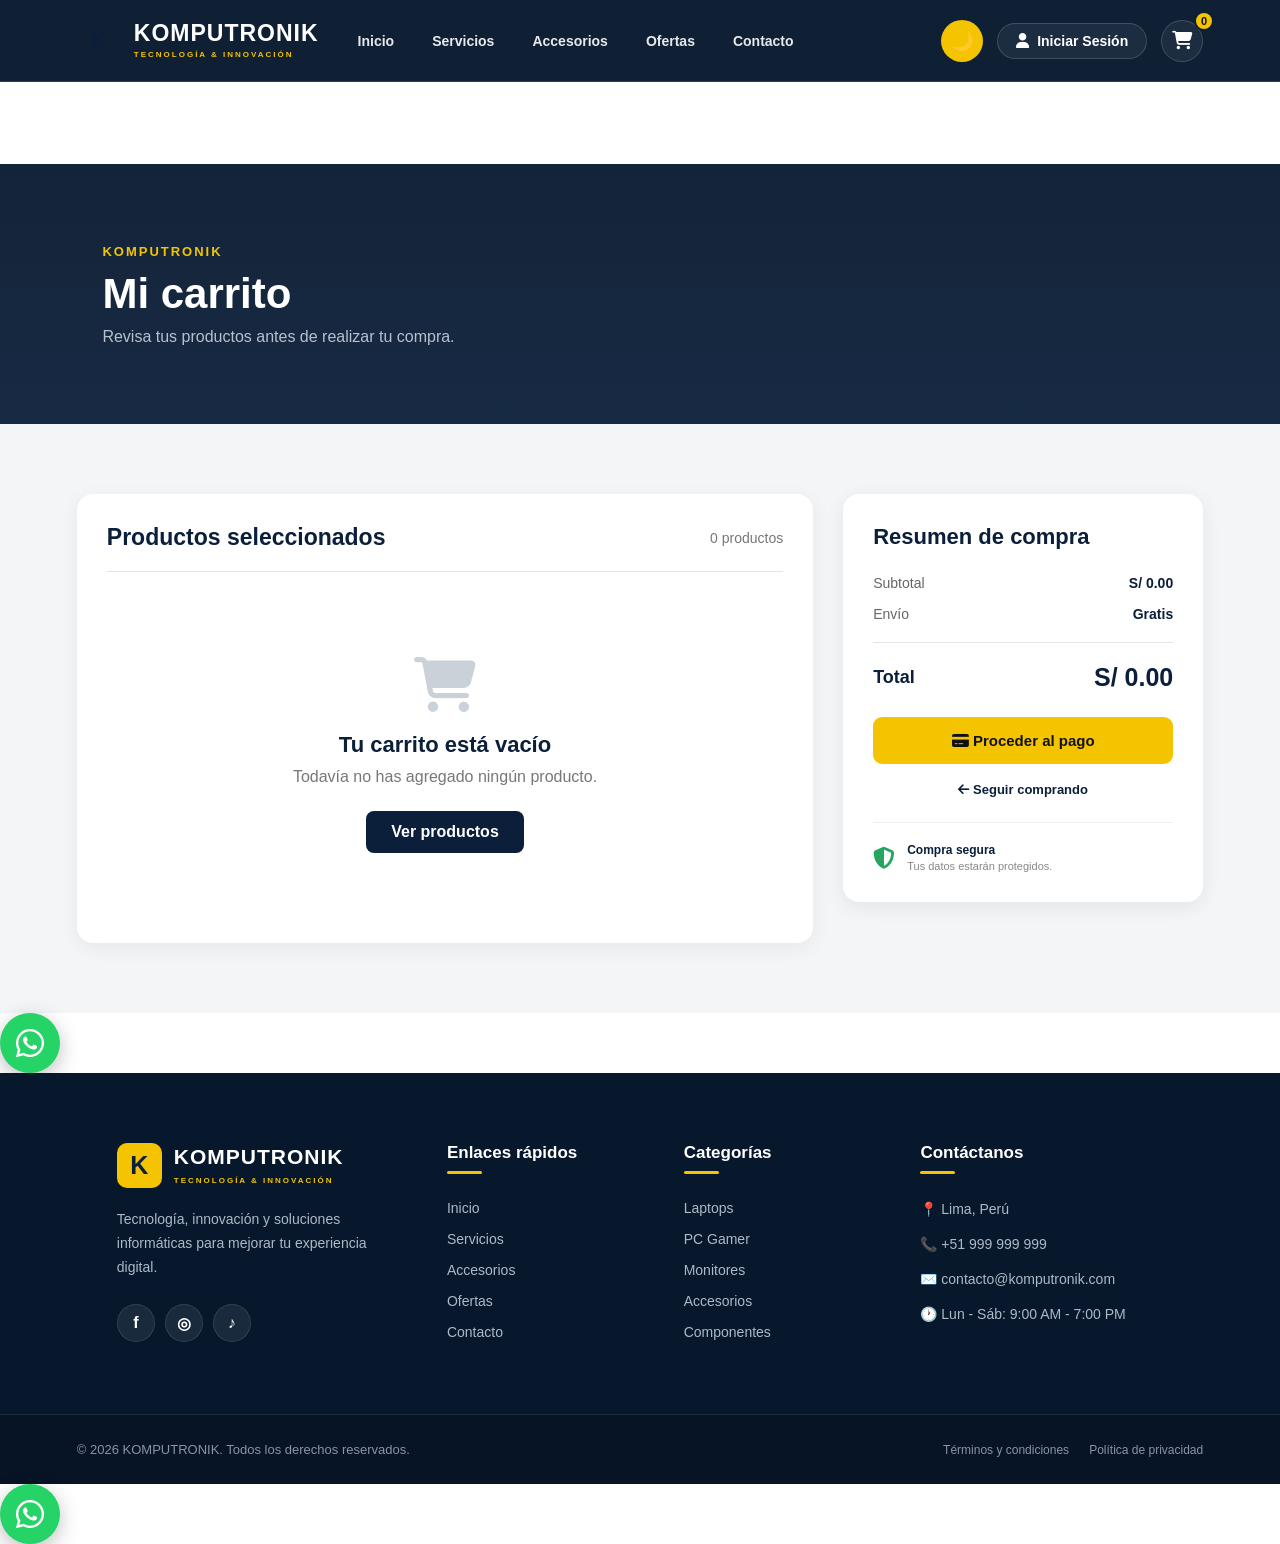
<file: carrito.html>
<!DOCTYPE html>
<html lang="es">

<head>

    <meta charset="UTF-8">

    <meta name="viewport"
          content="width=device-width, initial-scale=1.0">

    <title>Carrito | KOMPUTRONIK</title>


    <!-- CSS PRINCIPAL -->

    <link rel="stylesheet"
          href="css/stayle.css">


    <!-- FONT AWESOME -->

    <link rel="stylesheet"
          href="https://cdnjs.cloudflare.com/ajax/libs/font-awesome/6.5.2/css/all.min.css">

</head>


<body>


<!--=========================================================
                    BARRA DE NAVEGACIÓN
=========================================================-->

<nav class="navbar-transparent">
    <div class="nav-top">

    <!-- LOGO -->

    <div class="logo-nav">

        <a href="index.html">

            <span class="logo-icon">
                K
            </span>

            <div class="logo-text">

                <h2>
                    KOMPUTRONIK
                </h2>

                <span>
                    TECNOLOGÍA & INNOVACIÓN
                </span>

            </div>

        </a>

    </div>


    <!-- MENÚ -->

    <ul class="nav-links">

        <li>
            <a href="index.html">
                Inicio
            </a>
        </li>

        <li>
            <a href="servicios.html">
                Servicios
            </a>
        </li>

        <li>
            <a href="Categorias.html">
                Accesorios
            </a>
        </li>

        <li>
            <a href="fertas.html">
                Ofertas
            </a>
        </li>

        <li>
            <a href="contacto.html">
                Contacto
            </a>
        </li>

    </ul>

    </div>

    <!-- ACCIONES -->

    <div class="nav-acciones">

        <button
            id="btnTema"
            class="btn-tema"
            type="button"
            aria-label="Cambiar tema">
            🌙
        </button>

        <!-- iniciar sesión -->
        <a href="login.html" class="nav-login" aria-label="Iniciar sesión">
            <i class="fa-solid fa-user"></i>
            <span class="nav-login-text">Iniciar Sesión</span>
        </a>

        <a href="carrito.html"
           class="carrito"
           aria-label="Carrito de compras">

            <i class="fa-solid fa-cart-shopping carrito-icono"></i>

            <span class="carrito-contador"
                  id="contadorCarrito">
                0
            </span>

        </a>


        <button class="menu-movil"
                id="menuMovil">

            <span></span>
            <span></span>
            <span></span>

        </button>

    </div>

</nav>



<!--=========================================================
                    ENCABEZADO
=========================================================-->

<section class="carrito-header">

    <div>

        <span>
            KOMPUTRONIK
        </span>

        <h1>
            Mi carrito
        </h1>

        <p>
            Revisa tus productos antes de realizar tu compra.
        </p>

    </div>

</section>



<!--=========================================================
                    CONTENIDO CARRITO
=========================================================-->

<main class="carrito-seccion">


    <div class="carrito-container">


        <!--=================================================
                    PRODUCTOS
        =================================================-->

        <section class="carrito-productos">

            <div class="carrito-titulo">

                <h2>
                    Productos seleccionados
                </h2>

                <span id="cantidadProductos">
                    0 productos
                </span>

            </div>


            <!-- AQUÍ JAVASCRIPT MOSTRARÁ LOS PRODUCTOS -->

            <div id="listaCarrito">

                <!-- Productos dinámicos -->

            </div>


            <!-- CARRITO VACÍO -->

            <div id="carritoVacio"
                 class="carrito-vacio">

                <i class="fa-solid fa-cart-shopping"></i>

                <h3>
                    Tu carrito está vacío
                </h3>

                <p>
                    Todavía no has agregado ningún producto.
                </p>

                <a href="index.html"
                   class="btn-seguir-comprando">

                    Ver productos

                </a>

            </div>

        </section>



        <!--=================================================
                    RESUMEN
        =================================================-->

        <aside class="carrito-resumen">

            <h2>
                Resumen de compra
            </h2>


            <div class="resumen-linea">

                <span>
                    Subtotal
                </span>

                <strong id="subtotal">
                    S/ 0.00
                </strong>

            </div>


            <div class="resumen-linea">

                <span>
                    Envío
                </span>

                <strong id="envio">
                    Gratis
                </strong>

            </div>


            <div class="resumen-separador"></div>


            <div class="resumen-total">

                <span>
                    Total
                </span>

                <strong id="total">
                    S/ 0.00
                </strong>

            </div>


            <!-- BOTÓN DE PAGO -->

            <button
                id="btnPagar"
                class="btn-pagar">

                <i class="fa-solid fa-credit-card"></i>

                Proceder al pago

            </button>


            <a href="index.html"
               class="seguir-comprando">

                <i class="fa-solid fa-arrow-left"></i>

                Seguir comprando

            </a>


            <!-- SEGURIDAD -->

            <div class="compra-segura">

                <i class="fa-solid fa-shield-halved"></i>

                <div>

                    <strong>
                        Compra segura
                    </strong>

                    <p>
                        Tus datos estarán protegidos.
                    </p>

                </div>

            </div>

        </aside>

    </div>

</main>







<!--=========================================================
                    WHATSAPP
=========================================================-->

<a
    href="https://wa.me/51999999999?text=Hola%20KOMPUTRONIK,%20quisiera%20información%20sobre sus productos."
    class="whatsapp-flotante"
    target="_blank"
    rel="noopener noreferrer"
    aria-label="Contactar por WhatsApp">

    <i class="fa-brands fa-whatsapp"></i>

</a>



<!--=========================================================
                    JAVASCRIPT
=========================================================-->

<script src="js/tema.js"></script>
<script src="js/carrito.js"></script>


</body>

</html>

<!--=========================================================
                        FOOTER
=========================================================-->
<footer class="footer">
    <div class="footer-container">
        <!--=================================================
                        INFORMACIÓN
        =================================================-->
        <div class="footer-columna footer-marca">
            <div class="footer-logo">
                <span class="footer-logo-icon">K</span>
                <div>
                    <h2>KOMPUTRONIK</h2>
                    <span>TECNOLOGÍA & INNOVACIÓN</span>
                </div>
            </div>
            <p>
                Tecnología, innovación y soluciones informáticas
                para mejorar tu experiencia digital.
            </p>
            <div class="footer-redes">
                <a href="#" aria-label="Facebook">
                    f
                </a>
                <a href="#" aria-label="Instagram">
                    ◎
                </a>
                <a href="#" aria-label="TikTok">
                    ♪
                </a>
            </div>
        </div>
        <!--=================================================
                        ENLACES
        =================================================-->
        <div class="footer-columna">
            <h3>Enlaces rápidos</h3>
            <ul>
                <li>
                    <a href="index.html">
                        Inicio
                    </a>
                </li>
                <li>
                    <a href="servicios.html">
                        Servicios
                    </a>
                </li>
                <li>
                    <a href="accesorios.html">
                        Accesorios
                    </a>
                </li>
                <li>
                    <a href="ofertas.html">
                        Ofertas
                    </a>
                </li>
                <li>
                    <a href="contacto.html">
                        Contacto
                    </a>
                </li>
            </ul>
        </div>
        <!--=================================================
                        CATEGORÍAS
        =================================================-->
        <div class="footer-columna">
            <h3>Categorías</h3>
            <ul>
                <li>
                    <a href="#">
                        Laptops
                    </a>
                </li>
                <li>
                    <a href="#">
                        PC Gamer
                    </a>
                </li>
                <li>
                    <a href="#">
                        Monitores
                    </a>
                </li>
                <li>
                    <a href="#">
                        Accesorios
                    </a>
                </li>
                <li>
                    <a href="#">
                        Componentes
                    </a>
                </li>
            </ul>
        </div>
        <!--=================================================
                        CONTACTO
        =================================================-->
        <div class="footer-columna footer-contacto">
            <h3>Contáctanos</h3>
            <p>
                📍 Lima, Perú
            </p>
            <p>
                📞 +51 999 999 999
            </p>
            <p>
                ✉️ contacto@komputronik.com
            </p>
            <p>
                🕐 Lun - Sáb: 9:00 AM - 7:00 PM
            </p>
        </div>
    </div>
    <!--=====================================================
                    PARTE INFERIOR FOOTER
    =====================================================-->
    <div class="footer-bottom">
        <p>
            © 2026 KOMPUTRONIK. Todos los derechos reservados.
        </p>
        <div>
            <a href="#">
                Términos y condiciones
            </a>
            <a href="#">
                Política de privacidad
            </a>
        </div>
    </div>
</footer>
<!--=========================================================
                    WHATSAPP FLOTANTE
========================================================-->
<a href="https://wa.me/51999999999?text=Hola%20KOMPUTRONIK,%20quisiera%20información%20sobre%20sus%20productos."
    class="whatsapp-flotante" target="_blank" rel="noopener noreferrer" aria-label="Contactar por WhatsApp">
    <i class="fa-brands fa-whatsapp"></i>
</a>
</file>
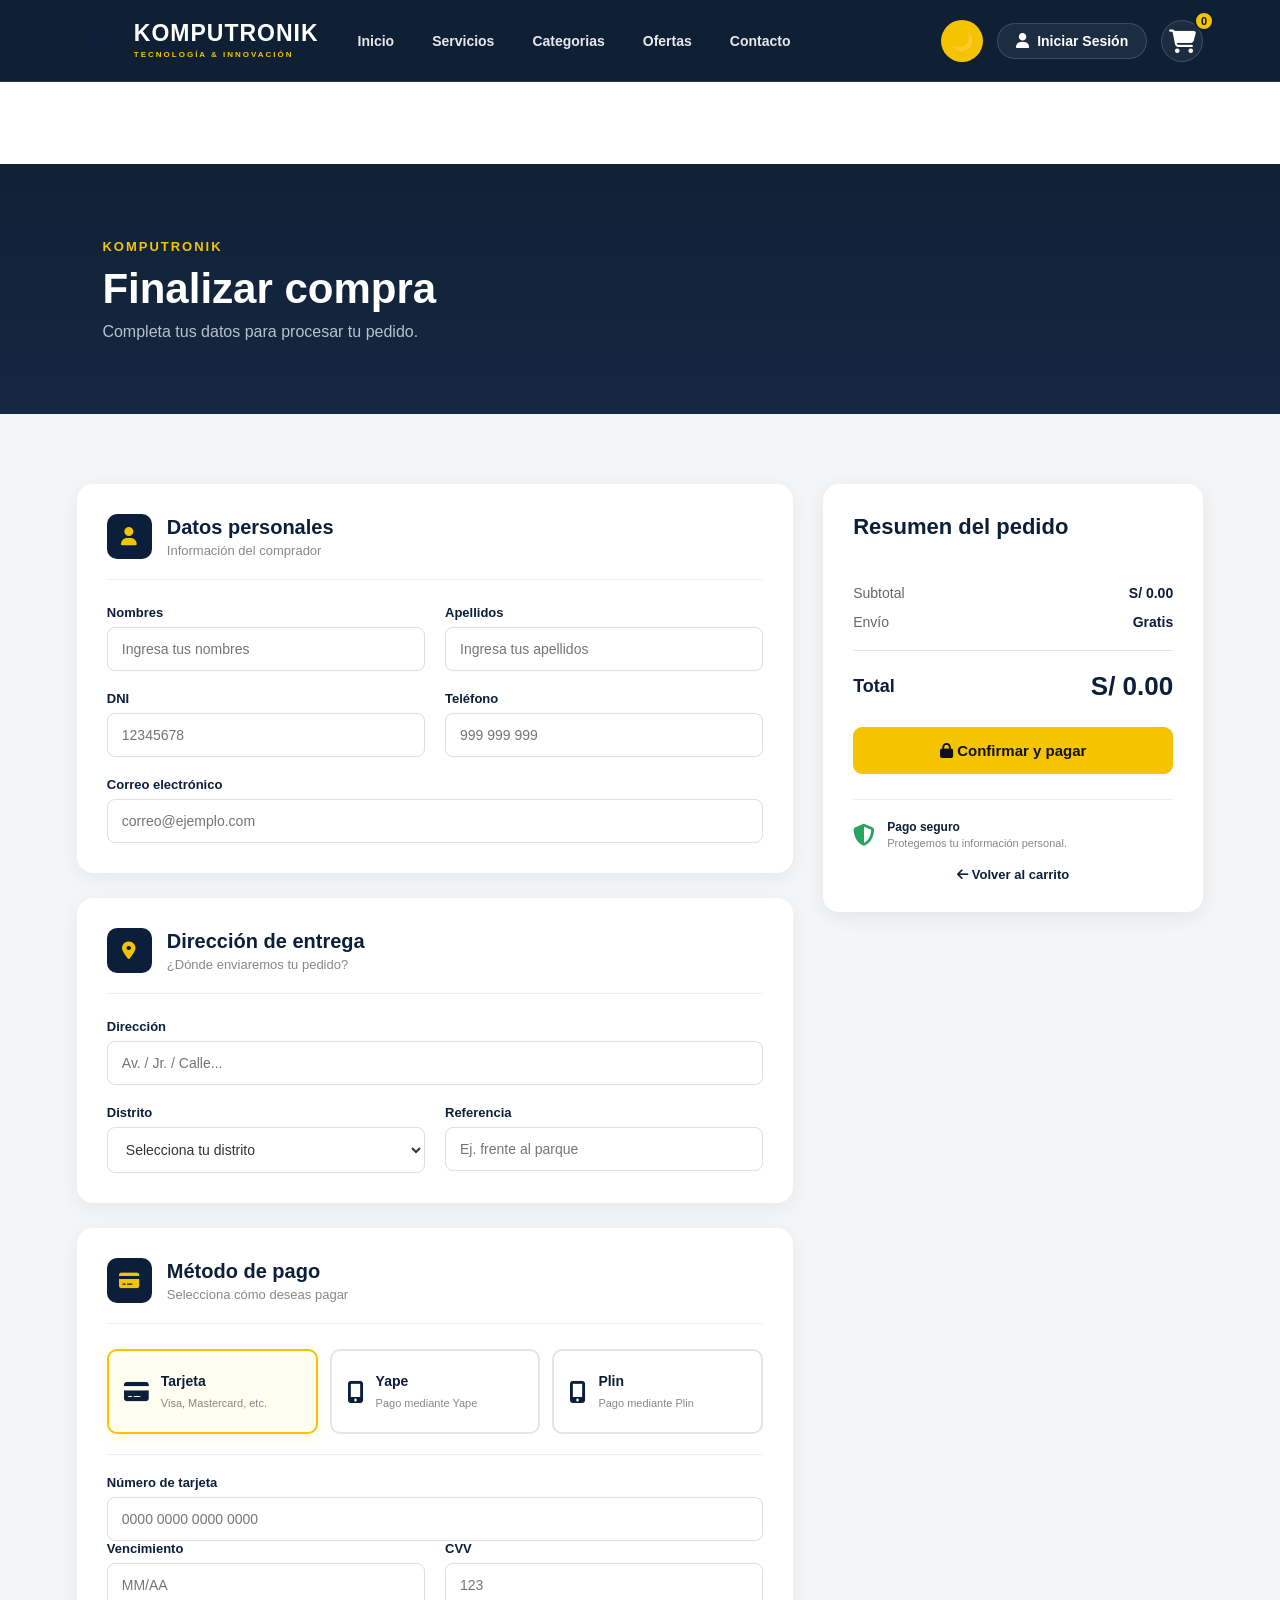
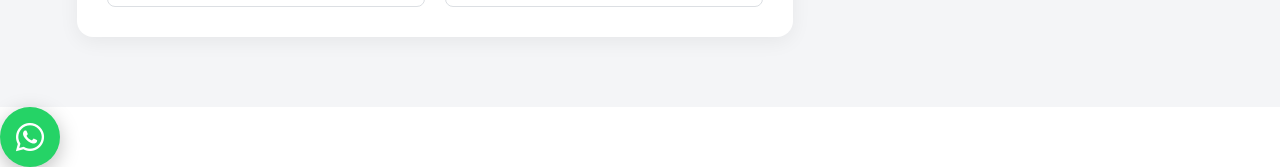
<file: checkout.html>
<!DOCTYPE html>
<html lang="es">

<head>

    <meta charset="UTF-8">

    <meta name="viewport"
          content="width=device-width, initial-scale=1.0">

    <title>Finalizar compra | KOMPUTRONIK</title>


    <!-- CSS -->

    <link rel="stylesheet"
          href="css/stayle.css">


    <!-- FONT AWESOME -->

    <link rel="stylesheet"
          href="https://cdnjs.cloudflare.com/ajax/libs/font-awesome/6.5.2/css/all.min.css">

</head>


<body>


<!--=========================================================
                    NAVEGACIÓN
=========================================================-->

<nav class="navbar-transparent">
    <div class="nav-top">

    <div class="logo-nav">

        <a href="index.html">

            <span class="logo-icon">
                K
            </span>

            <div class="logo-text">

                <h2>
                    KOMPUTRONIK
                </h2>

                <span>
                    TECNOLOGÍA & INNOVACIÓN
                </span>

            </div>

        </a>

    </div>


    <ul class="nav-links">

        <li>
            <a href="index.html">
                Inicio
            </a>
        </li>

        <li>
            <a href="servicios.html">
                Servicios
            </a>
        </li>

        <li>
            <a href="Categorias.html">
                Categorias
            </a>
        </li>

        <li>
            <a href="ofertas.html">
                Ofertas
            </a>
        </li>

        <li>
            <a href="contacto.html">
                Contacto
            </a>
        </li>

    </ul>

    </div>

    <div class="nav-acciones">

        <button
            id="btnTema"
            class="btn-tema"
            type="button"
            aria-label="Cambiar tema">
            🌙
        </button>

        <!-- iniciar sesión -->
        <a href="login.html" class="nav-login" aria-label="Iniciar sesión">
            <i class="fa-solid fa-user"></i>
            <span class="nav-login-text">Iniciar Sesión</span>
        </a>

        <a href="carrito.html"
           class="carrito">

            <i class="fa-solid fa-cart-shopping"></i>

            <span
                class="carrito-contador"
                id="contadorCarrito">
                0
            </span>

        </a>

    </div>

</nav>



<!--=========================================================
                    ENCABEZADO
=========================================================-->

<section class="checkout-header">

    <div>

        <span>
            KOMPUTRONIK
        </span>

        <h1>
            Finalizar compra
        </h1>

        <p>
            Completa tus datos para procesar tu pedido.
        </p>

    </div>

</section>



<!--=========================================================
                    CHECKOUT
=========================================================-->

<main class="checkout-seccion">


    <div class="checkout-container">


        <!--=================================================
                    FORMULARIO
        =================================================-->

        <section class="checkout-formulario">


            <!-- DATOS PERSONALES -->

            <div class="checkout-bloque">

                <div class="checkout-titulo">

                    <i class="fa-solid fa-user"></i>

                    <div>

                        <h2>
                            Datos personales
                        </h2>

                        <p>
                            Información del comprador
                        </p>

                    </div>

                </div>


                <div class="form-grid">


                    <div class="form-grupo">

                        <label for="nombre">
                            Nombres
                        </label>

                        <input
                            type="text"
                            id="nombre"
                            placeholder="Ingresa tus nombres"
                            required>

                    </div>


                    <div class="form-grupo">

                        <label for="apellido">
                            Apellidos
                        </label>

                        <input
                            type="text"
                            id="apellido"
                            placeholder="Ingresa tus apellidos"
                            required>

                    </div>


                    <div class="form-grupo">

                        <label for="documento">
                            DNI
                        </label>

                        <input
                            type="text"
                            id="documento"
                            maxlength="8"
                            placeholder="12345678"
                            required>

                    </div>


                    <div class="form-grupo">

                        <label for="telefono">
                            Teléfono
                        </label>

                        <input
                            type="tel"
                            id="telefono"
                            placeholder="999 999 999"
                            required>

                    </div>


                    <div class="form-grupo form-completo">

                        <label for="correo">
                            Correo electrónico
                        </label>

                        <input
                            type="email"
                            id="correo"
                            placeholder="correo@ejemplo.com"
                            required>

                    </div>

                </div>

            </div>



            <!-- DATOS DE ENTREGA -->

            <div class="checkout-bloque">

                <div class="checkout-titulo">

                    <i class="fa-solid fa-location-dot"></i>

                    <div>

                        <h2>
                            Dirección de entrega
                        </h2>

                        <p>
                            ¿Dónde enviaremos tu pedido?
                        </p>

                    </div>

                </div>


                <div class="form-grid">


                    <div class="form-grupo form-completo">

                        <label for="direccion">
                            Dirección
                        </label>

                        <input
                            type="text"
                            id="direccion"
                            placeholder="Av. / Jr. / Calle..."
                            required>

                    </div>


                    <div class="form-grupo">

                        <label for="distrito">
                            Distrito
                        </label>

                        <select id="distrito">

                            <option value="">
                                Selecciona tu distrito
                            </option>

                            <option>
                                Ate
                            </option>

                            <option>
                                Breña
                            </option>

                            <option>
                                Cercado de Lima
                            </option>

                            <option>
                                Comas
                            </option>

                            <option>
                                Los Olivos
                            </option>

                            <option>
                                Miraflores
                            </option>

                            <option>
                                San Borja
                            </option>

                            <option>
                                San Isidro
                            </option>

                            <option>
                                San Juan de Lurigancho
                            </option>

                            <option>
                                San Martín de Porres
                            </option>

                            <option>
                                Santiago de Surco
                            </option>

                            <option>
                                Villa El Salvador
                            </option>

                        </select>

                    </div>


                    <div class="form-grupo">

                        <label for="referencia">
                            Referencia
                        </label>

                        <input
                            type="text"
                            id="referencia"
                            placeholder="Ej. frente al parque">

                    </div>

                </div>

            </div>



            <!-- MÉTODO DE PAGO -->

            <div class="checkout-bloque">

                <div class="checkout-titulo">

                    <i class="fa-solid fa-credit-card"></i>

                    <div>

                        <h2>
                            Método de pago
                        </h2>

                        <p>
                            Selecciona cómo deseas pagar
                        </p>

                    </div>

                </div>


                <div class="metodos-pago">


                    <label class="metodo-pago">

                        <input
                            type="radio"
                            name="metodoPago"
                            value="tarjeta"
                            checked>

                        <div class="metodo-contenido">

                            <i class="fa-solid fa-credit-card"></i>

                            <div>

                                <strong>
                                    Tarjeta
                                </strong>

                                <span>
                                    Visa, Mastercard, etc.
                                </span>

                            </div>

                        </div>

                    </label>


                    <label class="metodo-pago">

                        <input
                            type="radio"
                            name="metodoPago"
                            value="yape">

                        <div class="metodo-contenido">

                            <i class="fa-solid fa-mobile-screen-button"></i>

                            <div>

                                <strong>
                                    Yape
                                </strong>

                                <span>
                                    Pago mediante Yape
                                </span>

                            </div>

                        </div>

                    </label>


                    <label class="metodo-pago">

                        <input
                            type="radio"
                            name="metodoPago"
                            value="plin">

                        <div class="metodo-contenido">

                            <i class="fa-solid fa-mobile-screen-button"></i>

                            <div>

                                <strong>
                                    Plin
                                </strong>

                                <span>
                                    Pago mediante Plin
                                </span>

                            </div>

                        </div>

                    </label>

                </div>


                <!-- DATOS DE TARJETA -->

                <div
                    id="datosTarjeta"
                    class="datos-tarjeta">


                    <div class="form-grupo">

                        <label for="numeroTarjeta">
                            Número de tarjeta
                        </label>

                        <input
                            type="text"
                            id="numeroTarjeta"
                            maxlength="19"
                            placeholder="0000 0000 0000 0000">

                    </div>


                    <div class="form-grid">


                        <div class="form-grupo">

                            <label for="vencimiento">
                                Vencimiento
                            </label>

                            <input
                                type="text"
                                id="vencimiento"
                                placeholder="MM/AA"
                                maxlength="5">

                        </div>


                        <div class="form-grupo">

                            <label for="cvv">
                                CVV
                            </label>

                            <input
                                type="password"
                                id="cvv"
                                maxlength="4"
                                placeholder="123">

                        </div>

                    </div>

                </div>

            </div>

        </section>



        <!--=================================================
                    RESUMEN DEL PEDIDO
        =================================================-->

        <aside class="checkout-resumen">

            <h2>
                Resumen del pedido
            </h2>


            <div
                id="checkoutProductos"
                class="checkout-productos">

                <!-- Productos generados por JS -->

            </div>


            <div class="checkout-linea">

                <span>
                    Subtotal
                </span>

                <strong id="checkoutSubtotal">
                    S/ 0.00
                </strong>

            </div>


            <div class="checkout-linea">

                <span>
                    Envío
                </span>

                <strong>
                    Gratis
                </strong>

            </div>


            <div class="checkout-separador"></div>


            <div class="checkout-total">

                <span>
                    Total
                </span>

                <strong id="checkoutTotal">
                    S/ 0.00
                </strong>

            </div>


            <button
                id="btnConfirmarCompra"
                class="btn-confirmar">

                <i class="fa-solid fa-lock"></i>

                Confirmar y pagar

            </button>


            <div class="checkout-seguridad">

                <i class="fa-solid fa-shield-halved"></i>

                <div>

                    <strong>
                        Pago seguro
                    </strong>

                    <p>
                        Protegemos tu información personal.
                    </p>

                </div>

            </div>


            <a
                href="carrito.html"
                class="volver-carrito">

                <i class="fa-solid fa-arrow-left"></i>

                Volver al carrito

            </a>

        </aside>

    </div>

</main>



<!--=========================================================
                        WHATSAPP
=========================================================-->

<a
    href="https://wa.me/51999999999?text=Hola%20KOMPUTRONIK,%20necesito%20ayuda%20con%20mi%20compra."
    class="whatsapp-flotante"
    target="_blank"
    rel="noopener noreferrer">

    <i class="fa-brands fa-whatsapp"></i>

</a>



<!--=========================================================
                    JAVASCRIPT
=========================================================-->

<script src="js/tema.js"></script>
<script src="js/chek.js"></script>


</body>

</html>
</file>
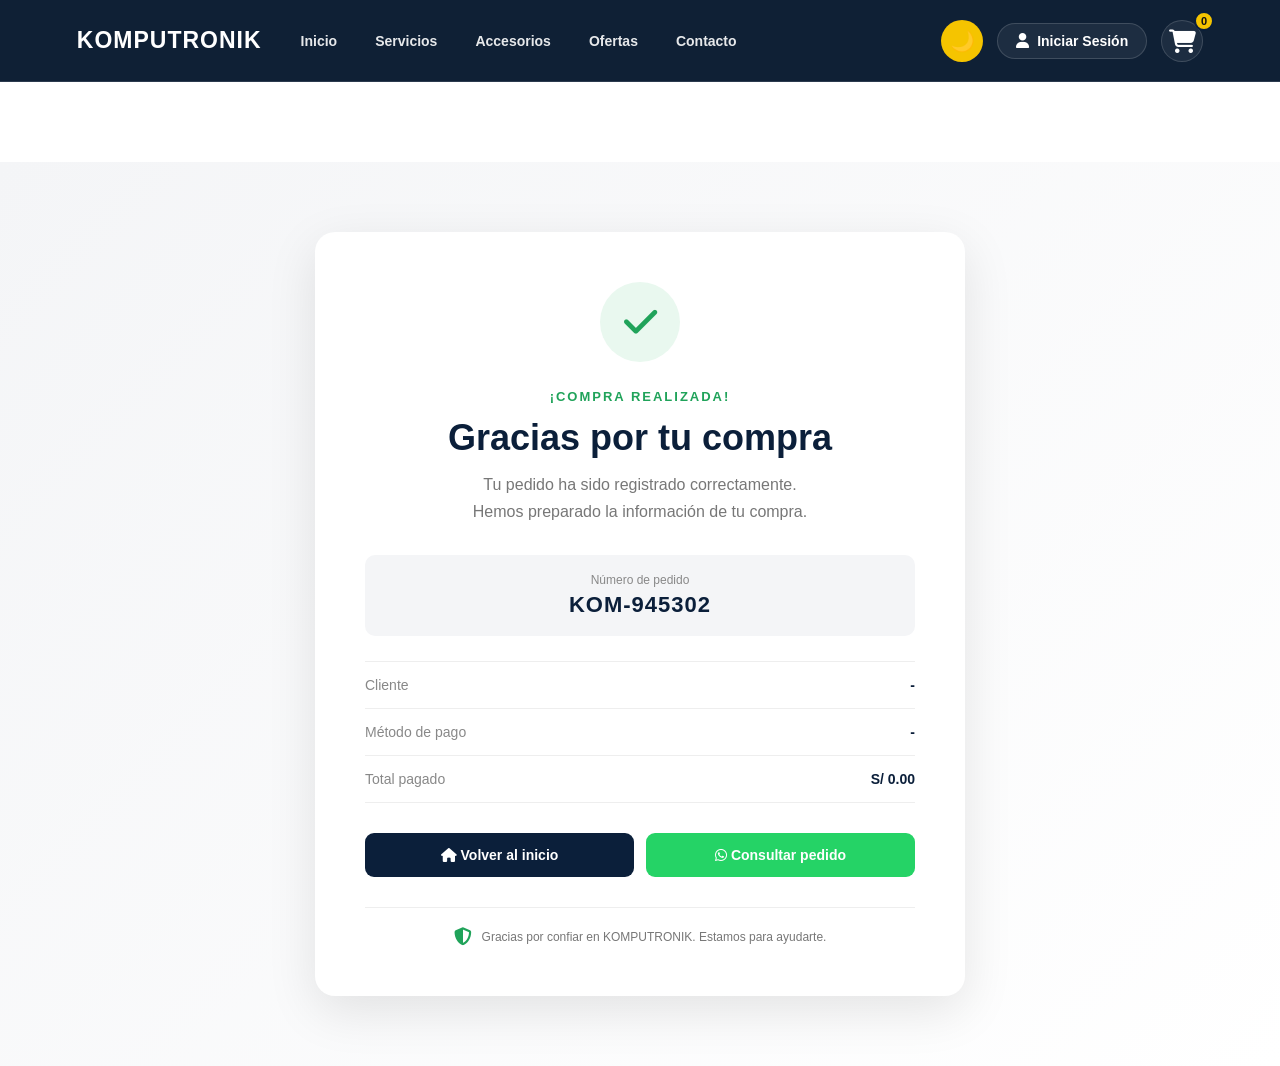
<file: confirmacion.html>
<!DOCTYPE html>
<html lang="es">

<head>

    <meta charset="UTF-8">

    <meta name="viewport"
          content="width=device-width, initial-scale=1.0">

    <title>Compra confirmada | KOMPUTRONIK</title>

    <link rel="stylesheet"
          href="css/stayle.css">

    <link rel="stylesheet"
          href="https://cdnjs.cloudflare.com/ajax/libs/font-awesome/6.5.2/css/all.min.css">

</head>


<body>


<!--=========================================================
                    NAVEGACIÓN
=========================================================-->

<nav class="navbar-transparent">
    <div class="nav-top">

    <div class="logo-nav">

        <a href="index.html">

            <h2>
                KOMPUTRONIK
            </h2>

        </a>

    </div>


    <ul class="nav-links">

        <li>
            <a href="index.html">
                Inicio
            </a>
        </li>

        <li>
            <a href="servicios.html">
                Servicios
            </a>
        </li>

        <li>
            <a href="Categorias.html">
                Accesorios
            </a>
        </li>

        <li>
            <a href="ofertas.html">
                Ofertas
            </a>
        </li>

        <li>
            <a href="contacto.html">
                Contacto
            </a>
        </li>

    </ul>

    </div>

    <div class="nav-acciones">

        <button
            id="btnTema"
            class="btn-tema"
            type="button"
            aria-label="Cambiar tema">
            🌙
        </button>

        <!-- iniciar sesión -->
        <a href="login.html" class="nav-login" aria-label="Iniciar sesión">
            <i class="fa-solid fa-user"></i>
            <span class="nav-login-text">Iniciar Sesión</span>
        </a>

        <a href="carrito.html"
           class="carrito">

            <i class="fa-solid fa-cart-shopping"></i>

            <span
                class="carrito-contador"
                id="contadorCarrito">
                0
            </span>

        </a>

    </div>

</nav>



<!--=========================================================
                CONFIRMACIÓN
=========================================================-->

<main class="confirmacion">


    <div class="confirmacion-card">


        <!-- ICONO -->

        <div class="confirmacion-icono">

            <i class="fa-solid fa-check"></i>

        </div>


        <!-- TÍTULO -->

        <span class="confirmacion-etiqueta">
            ¡COMPRA REALIZADA!
        </span>


        <h1>
            Gracias por tu compra
        </h1>


        <p class="confirmacion-mensaje">

            Tu pedido ha sido registrado
            correctamente.

            <br>

            Hemos preparado la información
            de tu compra.

        </p>


        <!-- NÚMERO DE PEDIDO -->

        <div class="numero-pedido">

            <span>
                Número de pedido
            </span>

            <strong id="numeroPedido">
                KOM-000000
            </strong>

        </div>


        <!-- RESUMEN -->

        <div class="confirmacion-resumen">


            <div class="confirmacion-linea">

                <span>
                    Cliente
                </span>

                <strong id="clientePedido">
                    -
                </strong>

            </div>


            <div class="confirmacion-linea">

                <span>
                    Método de pago
                </span>

                <strong id="metodoPedido">
                    -
                </strong>

            </div>


            <div class="confirmacion-linea">

                <span>
                    Total pagado
                </span>

                <strong id="totalPedido">
                    S/ 0.00
                </strong>

            </div>

        </div>


        <!-- BOTONES -->

        <div class="confirmacion-botones">

            <a
                href="index.html"
                class="btn-confirmacion-principal">

                <i class="fa-solid fa-house"></i>

                Volver al inicio

            </a>


            <a
                href="https://wa.me/51999999999?text=Hola%20KOMPUTRONIK,%20quiero%20consultar%20sobre%20mi%20pedido."
                class="btn-confirmacion-secundario"
                target="_blank"
                rel="noopener noreferrer">

                <i class="fa-brands fa-whatsapp"></i>

                Consultar pedido

            </a>

        </div>


        <!-- SEGURIDAD -->

        <div class="confirmacion-seguridad">

            <i class="fa-solid fa-shield-halved"></i>

            <span>
                Gracias por confiar en KOMPUTRONIK.
                Estamos para ayudarte.
            </span>

        </div>


    </div>

</main>



<!--=========================================================
                    JAVASCRIPT
=========================================================-->

<script src="js/tema.js"></script>

<script>

document.addEventListener(
    "DOMContentLoaded",
    function () {


        /*
        ================================================
                    NÚMERO DE PEDIDO
        ================================================
        */

        const numero =
            "KOM-" +
            Math.floor(
                100000 +
                Math.random() * 900000
            );


        document.getElementById(
            "numeroPedido"
        ).textContent = numero;


        /*
        ================================================
                    DATOS DEL PEDIDO
        ================================================
        */

        const pedido =
            JSON.parse(
                localStorage.getItem(
                    "ultimoPedido"
                )
            );


        if (!pedido) {

            return;

        }


        /*
        ================================================
                    CLIENTE
        ================================================
        */

        document.getElementById(
            "clientePedido"
        ).textContent =
            pedido.nombre +
            " " +
            pedido.apellido;


        /*
        ================================================
                    MÉTODO DE PAGO
        ================================================
        */

        document.getElementById(
            "metodoPedido"
        ).textContent =
            pedido.metodoPago;


        /*
        ================================================
                    TOTAL
        ================================================
        */

        document.getElementById(
            "totalPedido"
        ).textContent =
            "S/ " +
            pedido.total.toLocaleString(
                "es-PE",
                {
                    minimumFractionDigits: 2
                }
            );


        /*
        ================================================
                    ACTUALIZAR CONTADOR
        ================================================
        */

        document.getElementById(
            "contadorCarrito"
        ).textContent = "0";


    }
);

</script>


</body>

</html>
</file>
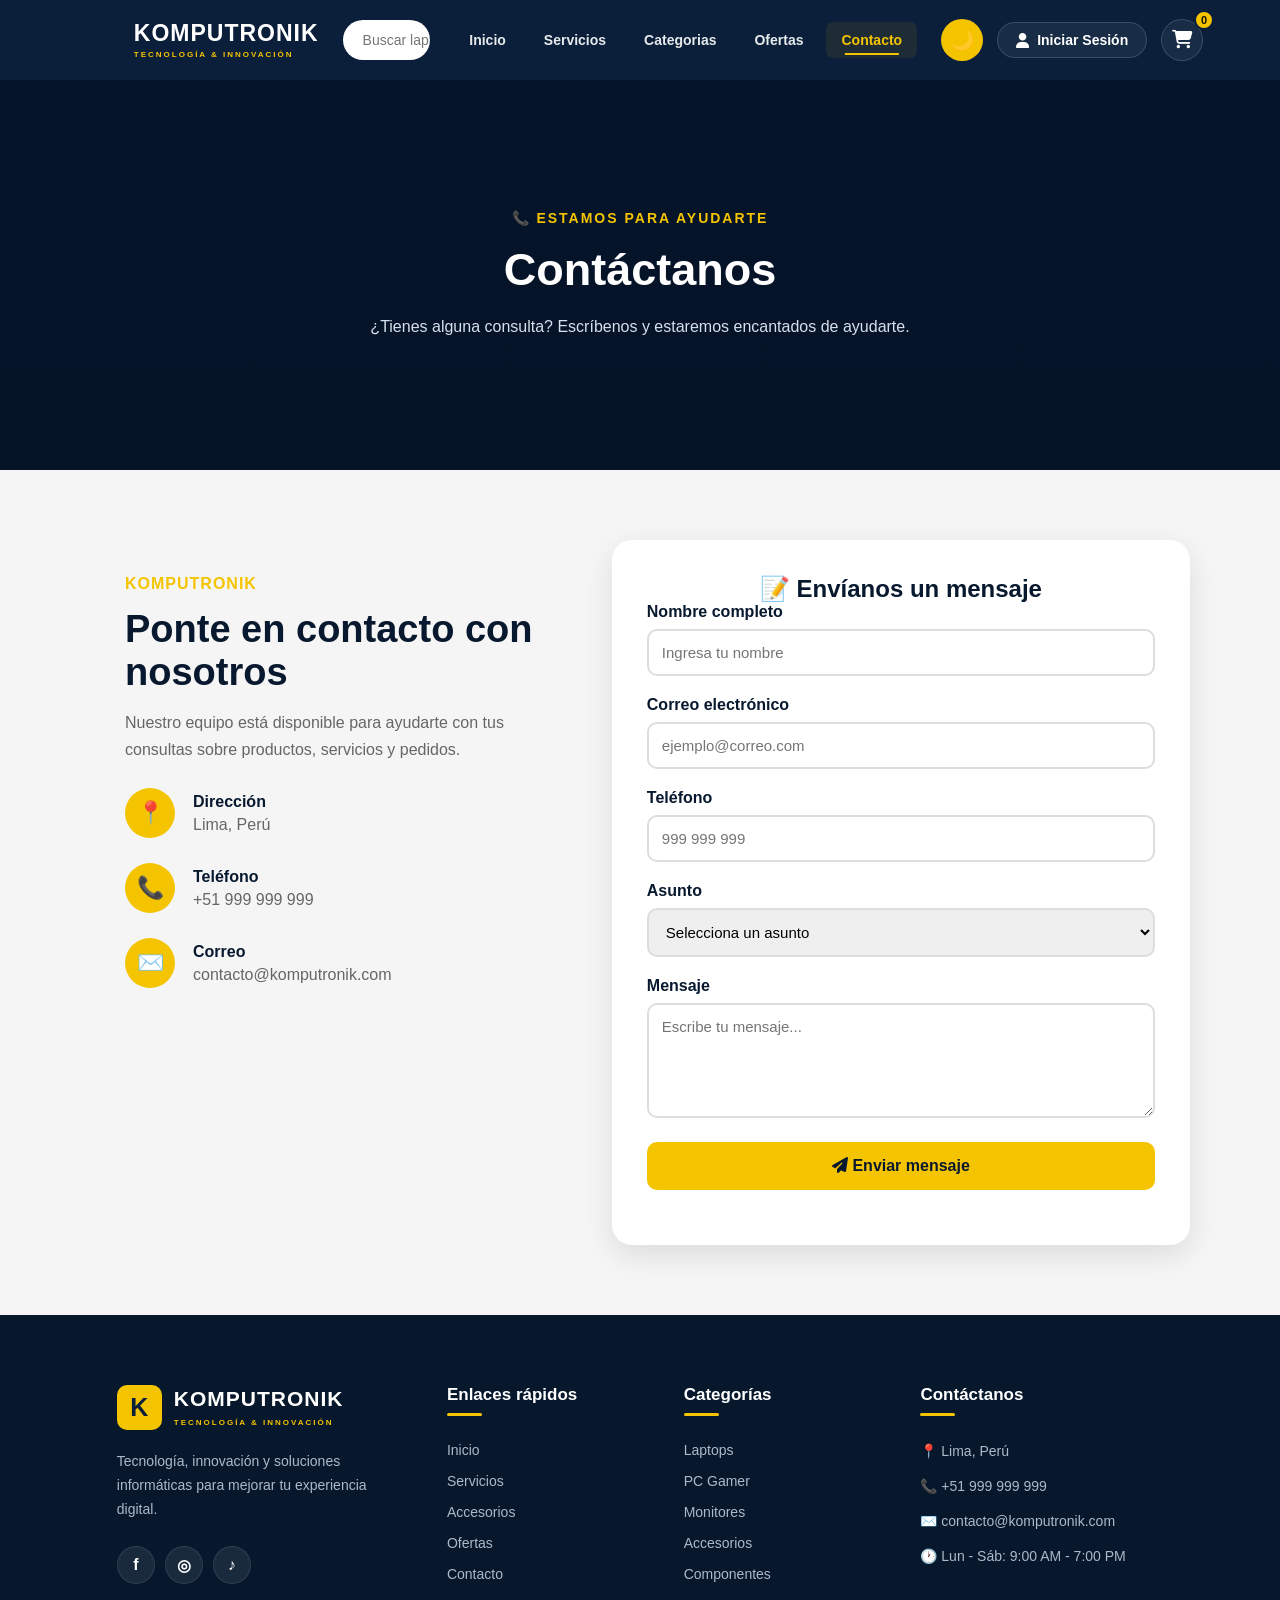
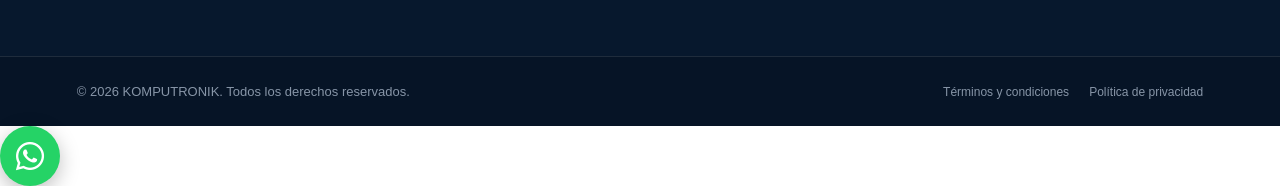
<file: contacto.html>
<!DOCTYPE html>

<html lang="es">

<head>

    <meta charset="UTF-8">

    <meta
        name="viewport"
        content="width=device-width, initial-scale=1.0"
    >

    <title>Contacto | KOMPUTRONIK</title>

    <link
        rel="stylesheet"
        href="css/stayle.css"
    >

    <link
        rel="stylesheet"
        href="https://cdnjs.cloudflare.com/ajax/libs/font-awesome/6.5.2/css/all.min.css"
    >

</head>


<body>


<!-- =========================================================
                    NAVEGACIÓN
========================================================= -->

<header class="header-tienda">
    <div class="nav-top">
        <div class="nav-top-left">
        <!-- LOGO -->
        <div class="logo-nav">
            <a href="index.html">
                <span class="logo-icon">
                    K
                </span>
                <div class="logo-text">
                    <h2>
                        KOMPUTRONIK
                    </h2>
                    <span>
                        TECNOLOGÍA & INNOVACIÓN
                    </span>
                </div>
            </a>
        </div>
                <!-- BUSCADOR -->
<div class="buscador">
    <input
        type="text"
        id="buscadorProductos"
        placeholder="Buscar laptops, PC gamer, componentes..."
        autocomplete="off"
    >

    <button
        type="button"
        id="btnBuscar"
        aria-label="Buscar productos"
    >
        <i class="fa-solid fa-magnifying-glass"></i>
    </button>
</div>

        <!-- MENÚ -->

     

        <ul class="nav-links">
            <li><a href="index.html" > Inicio</a></li>
            <li><a href="servicios.html">Servicios</a></li>
            <li><a href="Categorias.html">Categorias</a></li>
            <li><a href="fertas.html" >Ofertas</a> </li>
            <li><a href="contacto.html">Contacto</a></li>
        </ul>
        </div>

        <!-- ACCIONES -->
        <div class="nav-acciones">

        <!-- MODO OSCURO -->

        <button
            id="btnTema"
            class="btn-tema"
            type="button"
            aria-label="Cambiar tema"
        >
            🌙
        </button>

        <!-- iniciar sesión -->
        <a href="login.html" class="nav-login" aria-label="Iniciar sesión">
            <i class="fa-solid fa-user"></i>
            <span class="nav-login-text">Iniciar Sesión</span>
        </a>

        <!-- CARRITO -->

        <a
            href="carrito.html"
            class="carrito"
            aria-label="Carrito"
        >

            <i
                class="fa-solid fa-cart-shopping carrito-icono"
            ></i>

            <span
                id="contadorCarrito"
                class="carrito-contador"
            >
                0
            </span>

        </a>

        </div>

    </div>


    <!-- =====================================================
                        BANNER
    ====================================================== -->

    <div class="banner-principal">

        <span class="tag-hero">
            📞 ESTAMOS PARA AYUDARTE
        </span>

        <h1>
            Contáctanos
        </h1>

        <p>
            ¿Tienes alguna consulta?
            Escríbenos y estaremos encantados de ayudarte.
        </p>

    </div>

</header>


<!-- =========================================================
                    CONTACTO
========================================================= -->

<main class="contacto-section">


    <div class="contacto-container">


        <!-- INFORMACIÓN -->

        <div class="contacto-info">

            <span class="contacto-label">
                KOMPUTRONIK
            </span>

            <h2>
                Ponte en contacto
                con nosotros
            </h2>

            <p>
                Nuestro equipo está disponible para
                ayudarte con tus consultas sobre productos,
                servicios y pedidos.
            </p>


            <div class="dato-contacto">

                <span class="icono-contacto">
                    📍
                </span>

                <div>

                    <strong>
                        Dirección
                    </strong>

                    <p>
                        Lima, Perú
                    </p>

                </div>

            </div>


            <div class="dato-contacto">

                <span class="icono-contacto">
                    📞
                </span>

                <div>

                    <strong>
                        Teléfono
                    </strong>

                    <p>
                        +51 999 999 999
                    </p>

                </div>

            </div>


            <div class="dato-contacto">

                <span class="icono-contacto">
                    ✉️
                </span>

                <div>

                    <strong>
                        Correo
                    </strong>

                    <p>
                        contacto@komputronik.com
                    </p>

                </div>

            </div>

        </div>


        <!-- =================================================
                        FORMULARIO
        ================================================== -->

        <div class="contacto-formulario">

            <h2>
                📝 Envíanos un mensaje
            </h2>


            <form id="formContacto">


                <!-- NOMBRE -->

                <div class="campo-contacto">

                    <label for="nombre">
                        Nombre completo
                    </label>

                    <input
                        type="text"
                        id="nombre"
                        placeholder="Ingresa tu nombre"
                    >

                    <small
                        id="errorNombre"
                        class="error-contacto"
                    ></small>

                </div>


                <!-- CORREO -->

                <div class="campo-contacto">

                    <label for="correo">
                        Correo electrónico
                    </label>

                    <input
                        type="email"
                        id="correo"
                        placeholder="ejemplo@correo.com"
                    >

                    <small
                        id="errorCorreo"
                        class="error-contacto"
                    ></small>

                </div>


                <!-- TELÉFONO -->

                <div class="campo-contacto">

                    <label for="telefono">
                        Teléfono
                    </label>

                    <input
                        type="tel"
                        id="telefono"
                        placeholder="999 999 999"
                        maxlength="9"
                    >

                    <small
                        id="errorTelefono"
                        class="error-contacto"
                    ></small>

                </div>


                <!-- ASUNTO -->

                <div class="campo-contacto">

                    <label for="asunto">
                        Asunto
                    </label>

                    <select id="asunto">

                        <option value="">
                            Selecciona un asunto
                        </option>

                        <option value="producto">
                            Consulta sobre producto
                        </option>

                        <option value="pedido">
                            Consulta sobre pedido
                        </option>

                        <option value="servicio">
                            Consulta sobre servicio
                        </option>

                        <option value="otro">
                            Otro
                        </option>

                    </select>

                    <small
                        id="errorAsunto"
                        class="error-contacto"
                    ></small>

                </div>


                <!-- MENSAJE -->

                <div class="campo-contacto">

                    <label for="mensaje">
                        Mensaje
                    </label>

                    <textarea
                        id="mensaje"
                        rows="5"
                        placeholder="Escribe tu mensaje..."
                    ></textarea>

                    <small
                        id="errorMensaje"
                        class="error-contacto"
                    ></small>

                </div>


                <!-- BOTÓN -->

                <button
                    type="submit"
                    class="btn-enviar-contacto"
                >

                    <i class="fa-solid fa-paper-plane"></i>

                    Enviar mensaje

                </button>


                <!-- ÉXITO -->

                <div
                    id="mensajeExito"
                    class="mensaje-exito"
                ></div>


            </form>

        </div>

    </div>

</main>





<!-- =========================================================
                    JAVASCRIPT
========================================================= -->

<script src="js/script.js"></script>

<script src="js/tema.js"></script>

<script src="js/contacto.js"></script>


</body>

</html>
<!--=========================================================
                        FOOTER
=========================================================-->
<footer class="footer">
    <div class="footer-container">
        <!--=================================================
                        INFORMACIÓN
        =================================================-->
        <div class="footer-columna footer-marca">
            <div class="footer-logo">
                <span class="footer-logo-icon">K</span>
                <div>
                    <h2>KOMPUTRONIK</h2>
                    <span>TECNOLOGÍA & INNOVACIÓN</span>
                </div>
            </div>
            <p>
                Tecnología, innovación y soluciones informáticas
                para mejorar tu experiencia digital.
            </p>
            <div class="footer-redes">
                <a href="#" aria-label="Facebook">
                    f
                </a>
                <a href="#" aria-label="Instagram">
                    ◎
                </a>
                <a href="#" aria-label="TikTok">
                    ♪
                </a>
            </div>
        </div>
        <!--=================================================
                        ENLACES
        =================================================-->
        <div class="footer-columna">
            <h3>Enlaces rápidos</h3>
            <ul>
                <li>
                    <a href="index.html">
                        Inicio
                    </a>
                </li>
                <li>
                    <a href="servicios.html">
                        Servicios
                    </a>
                </li>
                <li>
                    <a href="accesorios.html">
                        Accesorios
                    </a>
                </li>
                <li>
                    <a href="ofertas.html">
                        Ofertas
                    </a>
                </li>
                <li>
                    <a href="contacto.html">
                        Contacto
                    </a>
                </li>
            </ul>
        </div>
        <!--=================================================
                        CATEGORÍAS
        =================================================-->
        <div class="footer-columna">
            <h3>Categorías</h3>
            <ul>
                <li>
                    <a href="#">
                        Laptops
                    </a>
                </li>
                <li>
                    <a href="#">
                        PC Gamer
                    </a>
                </li>
                <li>
                    <a href="#">
                        Monitores
                    </a>
                </li>
                <li>
                    <a href="#">
                        Accesorios
                    </a>
                </li>
                <li>
                    <a href="#">
                        Componentes
                    </a>
                </li>
            </ul>
        </div>
        <!--=================================================
                        CONTACTO
        =================================================-->
        <div class="footer-columna footer-contacto">
            <h3>Contáctanos</h3>
            <p>
                📍 Lima, Perú
            </p>
            <p>
                📞 +51 999 999 999
            </p>
            <p>
                ✉️ contacto@komputronik.com
            </p>
            <p>
                🕐 Lun - Sáb: 9:00 AM - 7:00 PM
            </p>
        </div>
    </div>
    <!--=====================================================
                    PARTE INFERIOR FOOTER
    =====================================================-->
    <div class="footer-bottom">
        <p>
            © 2026 KOMPUTRONIK. Todos los derechos reservados.
        </p>
        <div>
            <a href="#">
                Términos y condiciones
            </a>
            <a href="#">
                Política de privacidad
            </a>
        </div>
    </div>
</footer>
<!--=========================================================
                    WHATSAPP FLOTANTE
========================================================-->
<a href="https://wa.me/51999999999?text=Hola%20KOMPUTRONIK,%20quisiera%20información%20sobre%20sus%20productos."
    class="whatsapp-flotante" target="_blank" rel="noopener noreferrer" aria-label="Contactar por WhatsApp">
    <i class="fa-brands fa-whatsapp"></i>
</a>
</file>
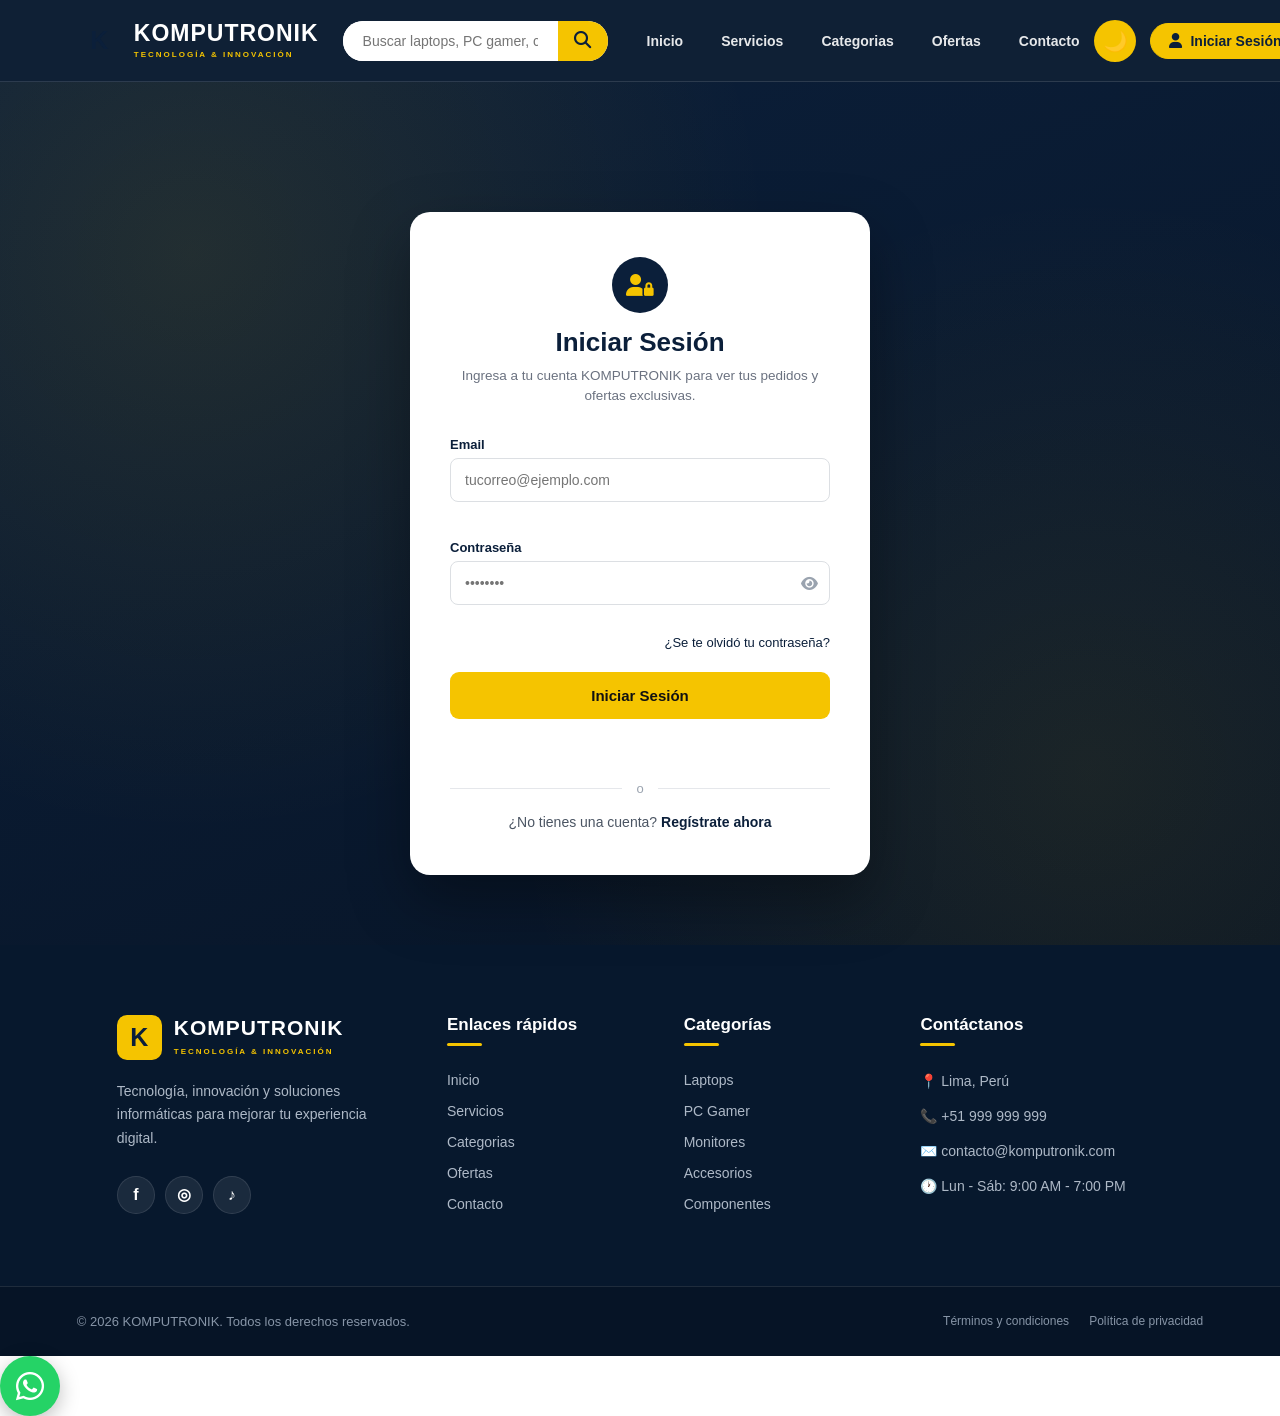
<file: login.html>
<!DOCTYPE html>

<html lang="es">

<head>

    <meta charset="UTF-8">

    <meta
        name="viewport"
        content="width=device-width, initial-scale=1.0"
    >

    <title>Iniciar Sesión | KOMPUTRONIK</title>

    <link
        rel="stylesheet"
        href="css/stayle.css"
    >

    <link
        rel="stylesheet"
        href="https://cdnjs.cloudflare.com/ajax/libs/font-awesome/6.5.2/css/all.min.css"
    >

</head>


<body>


<!-- =========================================================
                    NAVEGACIÓN
========================================================= -->

<nav class="navbar-transparent">
    <div class="nav-top">

        <!-- LOGO -->
        <div class="logo-nav">
            <a href="index.html">
                <span class="logo-icon">K</span>
                <div class="logo-text">
                    <h2>KOMPUTRONIK</h2>
                    <span>TECNOLOGÍA & INNOVACIÓN</span>
                </div>
            </a>
        </div>

        <!-- BUSCADOR -->
        <div class="buscador">
            <input
                type="text"
                id="buscadorProductos"
                placeholder="Buscar laptops, PC gamer, componentes..."
                autocomplete="off"
            >
            <button
                type="button"
                id="btnBuscar"
                aria-label="Buscar productos"
            >
                <i class="fa-solid fa-magnifying-glass"></i>
            </button>
        </div>

        <!-- MENÚ PRINCIPAL -->
        <ul class="nav-links">
            <li><a href="index.html">Inicio</a></li>
            <li><a href="servicios.html">Servicios</a></li>
            <li><a href="Categorias.html">Categorias</a></li>
            <li><a href="fertas.html">Ofertas</a></li>
            <li><a href="contacto.html">Contacto</a></li>
        </ul>

    </div>

    <!-- ACCIONES -->
    <div class="nav-acciones">

        <button
            id="btnTema"
            class="btn-tema"
            type="button"
            aria-label="Cambiar tema"
        >
            🌙
        </button>

        <!-- iniciar sesión -->
        <a href="login.html" class="nav-login nav-login-activo" aria-label="Iniciar sesión">
            <i class="fa-solid fa-user"></i>
            <span class="nav-login-text">Iniciar Sesión</span>
        </a>

        <!-- carrito de compras -->
        <a href="carrito.html" class="carrito" aria-label="Carrito de compras">
            <i class="fa-solid fa-cart-shopping carrito-icono"></i>
            <span class="carrito-contador" id="contadorCarrito">0</span>
        </a>

        <!-- MENÚ MÓVIL -->
        <button class="menu-movil" id="btnMenu">
            <span></span>
            <span></span>
            <span></span>
        </button>

    </div>
</nav>


<!-- =========================================================
                    SECCIÓN INICIAR SESIÓN
========================================================= -->

<main class="auth-section">

    <div class="auth-card">

        <div class="auth-card-header">
            <span class="auth-icono">
                <i class="fa-solid fa-user-lock"></i>
            </span>
            <h1>Iniciar Sesión</h1>
            <p>Ingresa a tu cuenta KOMPUTRONIK para ver tus pedidos y ofertas exclusivas.</p>
        </div>

        <form id="formLogin" class="auth-form" novalidate>

            <div class="form-grupo form-completo">
                <label for="email">Email</label>
                <input
                    type="email"
                    id="email"
                    name="email"
                    placeholder="tucorreo@ejemplo.com"
                    autocomplete="email"
                    required
                >
                <small class="auth-error" id="errorEmail"></small>
            </div>

            <div class="form-grupo form-completo">
                <label for="password">Contraseña</label>
                <div class="auth-password-wrap">
                    <input
                        type="password"
                        id="password"
                        name="password"
                        placeholder="••••••••"
                        autocomplete="current-password"
                        required
                    >
                    <button
                        type="button"
                        class="auth-toggle-pass"
                        id="btnTogglePass"
                        aria-label="Mostrar contraseña"
                    >
                        <i class="fa-solid fa-eye"></i>
                    </button>
                </div>
                <small class="auth-error" id="errorPassword"></small>
            </div>

            <a href="#" class="auth-olvido">¿Se te olvidó tu contraseña?</a>

            <button type="submit" class="btn-pagar auth-submit">
                Iniciar Sesión
            </button>

            <div class="auth-mensaje" id="authMensaje"></div>

        </form>

        <div class="auth-divider">
            <span>o</span>
        </div>

        <p class="auth-registro">
            ¿No tienes una cuenta?
            <a href="registro.html">Regístrate ahora</a>
        </p>

    </div>

</main>


<!-- =========================================================
                    FOOTER
========================================================= -->

<footer class="footer">

    <div class="footer-container">

        <div class="footer-columna footer-marca">

            <div class="footer-logo">
                <span class="footer-logo-icon">K</span>
                <div>
                    <h2>KOMPUTRONIK</h2>
                    <span>TECNOLOGÍA & INNOVACIÓN</span>
                </div>
            </div>

            <p>
                Tecnología, innovación y soluciones informáticas
                para mejorar tu experiencia digital.
            </p>

            <div class="footer-redes">
                <a href="#" aria-label="Facebook">f</a>
                <a href="#" aria-label="Instagram">◎</a>
                <a href="#" aria-label="TikTok">♪</a>
            </div>

        </div>

        <div class="footer-columna">
            <h3>Enlaces rápidos</h3>
            <ul>
                <li><a href="index.html">Inicio</a></li>
                <li><a href="servicios.html">Servicios</a></li>
                <li><a href="Categorias.html">Categorias</a></li>
                <li><a href="fertas.html">Ofertas</a></li>
                <li><a href="contacto.html">Contacto</a></li>
            </ul>
        </div>

        <div class="footer-columna">
            <h3>Categorías</h3>
            <ul>
                <li><a href="Categorias.html">Laptops</a></li>
                <li><a href="Categorias.html">PC Gamer</a></li>
                <li><a href="Categorias.html">Monitores</a></li>
                <li><a href="Categorias.html">Accesorios</a></li>
                <li><a href="Categorias.html">Componentes</a></li>
            </ul>
        </div>

        <div class="footer-columna footer-contacto">
            <h3>Contáctanos</h3>
            <p>📍 Lima, Perú</p>
            <p>📞 +51 999 999 999</p>
            <p>✉️ contacto@komputronik.com</p>
            <p>🕐 Lun - Sáb: 9:00 AM - 7:00 PM</p>
        </div>

    </div>

    <div class="footer-bottom">
        <p>© 2026 KOMPUTRONIK. Todos los derechos reservados.</p>
        <div>
            <a href="#">Términos y condiciones</a>
            <a href="#">Política de privacidad</a>
        </div>
    </div>

</footer>


<!-- =========================================================
                    WHATSAPP FLOTANTE
========================================================= -->

<a
    href="https://wa.me/51999999999?text=Hola%20KOMPUTRONIK,%20quisiera%20información%20sobre%20sus%20productos."
    class="whatsapp-flotante"
    target="_blank"
    rel="noopener noreferrer"
    aria-label="Contactar por WhatsApp">

    <i class="fa-brands fa-whatsapp"></i>

</a>


<!-- =========================================================
                    JAVASCRIPT
========================================================= -->

<script src="js/script.js"></script>
<script src="js/tema.js"></script>
<script src="js/login.js"></script>

</body>
</html>
</file>
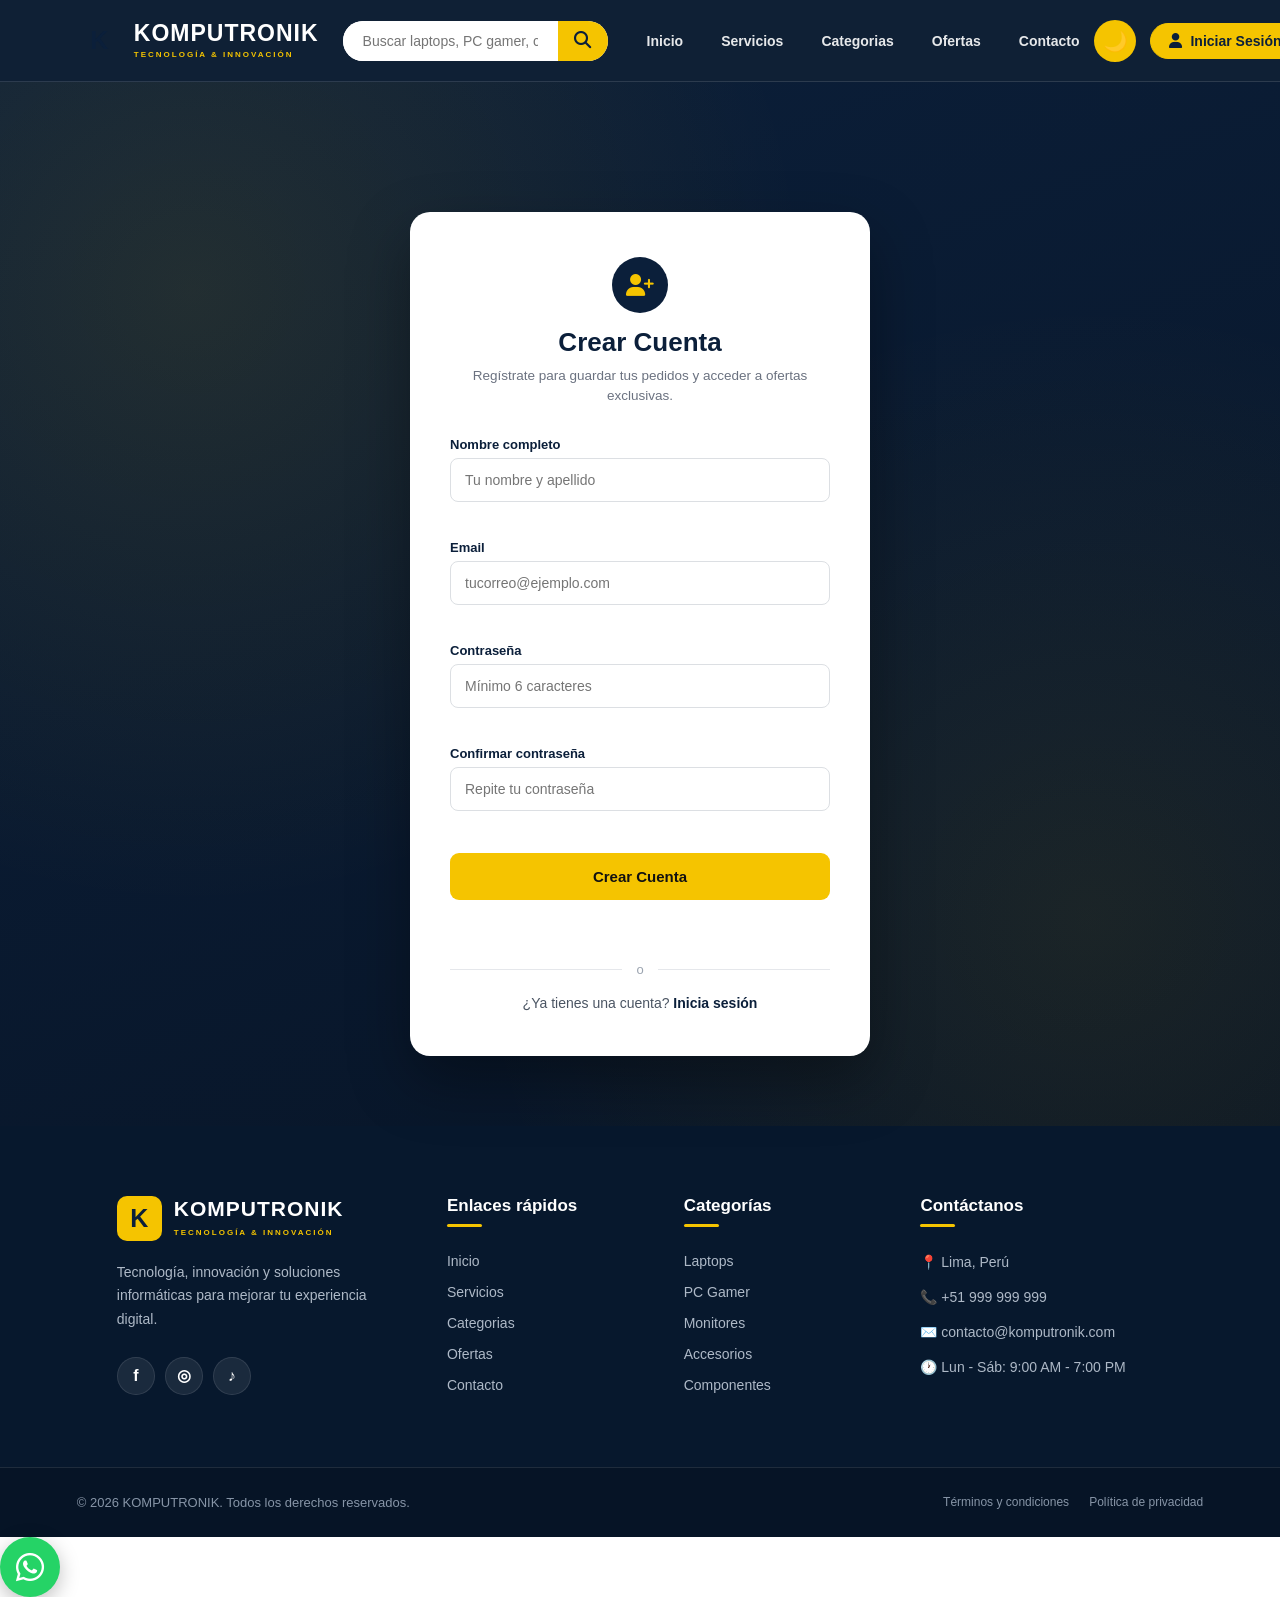
<file: registro.html>
<!DOCTYPE html>

<html lang="es">

<head>

    <meta charset="UTF-8">

    <meta
        name="viewport"
        content="width=device-width, initial-scale=1.0"
    >

    <title>Crear Cuenta | KOMPUTRONIK</title>

    <link
        rel="stylesheet"
        href="css/stayle.css"
    >

    <link
        rel="stylesheet"
        href="https://cdnjs.cloudflare.com/ajax/libs/font-awesome/6.5.2/css/all.min.css"
    >

</head>


<body>


<!-- =========================================================
                    NAVEGACIÓN
========================================================= -->

<nav class="navbar-transparent">
    <div class="nav-top">

        <!-- LOGO -->
        <div class="logo-nav">
            <a href="index.html">
                <span class="logo-icon">K</span>
                <div class="logo-text">
                    <h2>KOMPUTRONIK</h2>
                    <span>TECNOLOGÍA & INNOVACIÓN</span>
                </div>
            </a>
        </div>

        <!-- BUSCADOR -->
        <div class="buscador">
            <input
                type="text"
                id="buscadorProductos"
                placeholder="Buscar laptops, PC gamer, componentes..."
                autocomplete="off"
            >
            <button
                type="button"
                id="btnBuscar"
                aria-label="Buscar productos"
            >
                <i class="fa-solid fa-magnifying-glass"></i>
            </button>
        </div>

        <!-- MENÚ PRINCIPAL -->
        <ul class="nav-links">
            <li><a href="index.html">Inicio</a></li>
            <li><a href="servicios.html">Servicios</a></li>
            <li><a href="Categorias.html">Categorias</a></li>
            <li><a href="fertas.html">Ofertas</a></li>
            <li><a href="contacto.html">Contacto</a></li>
        </ul>

    </div>

    <!-- ACCIONES -->
    <div class="nav-acciones">

        <button
            id="btnTema"
            class="btn-tema"
            type="button"
            aria-label="Cambiar tema"
        >
            🌙
        </button>

        <!-- iniciar sesión -->
        <a href="login.html" class="nav-login nav-login-activo" aria-label="Iniciar sesión">
            <i class="fa-solid fa-user"></i>
            <span class="nav-login-text">Iniciar Sesión</span>
        </a>

        <!-- carrito de compras -->
        <a href="carrito.html" class="carrito" aria-label="Carrito de compras">
            <i class="fa-solid fa-cart-shopping carrito-icono"></i>
            <span class="carrito-contador" id="contadorCarrito">0</span>
        </a>

        <!-- MENÚ MÓVIL -->
        <button class="menu-movil" id="btnMenu">
            <span></span>
            <span></span>
            <span></span>
        </button>

    </div>
</nav>


<!-- =========================================================
                    SECCIÓN CREAR CUENTA
========================================================= -->

<main class="auth-section">

    <div class="auth-card">

        <div class="auth-card-header">
            <span class="auth-icono">
                <i class="fa-solid fa-user-plus"></i>
            </span>
            <h1>Crear Cuenta</h1>
            <p>Regístrate para guardar tus pedidos y acceder a ofertas exclusivas.</p>
        </div>

        <form id="formRegistro" class="auth-form" novalidate>

            <div class="form-grupo form-completo">
                <label for="nombre">Nombre completo</label>
                <input
                    type="text"
                    id="nombre"
                    name="nombre"
                    placeholder="Tu nombre y apellido"
                    autocomplete="name"
                    required
                >
                <small class="auth-error" id="errorNombre"></small>
            </div>

            <div class="form-grupo form-completo">
                <label for="email">Email</label>
                <input
                    type="email"
                    id="email"
                    name="email"
                    placeholder="tucorreo@ejemplo.com"
                    autocomplete="email"
                    required
                >
                <small class="auth-error" id="errorEmail"></small>
            </div>

            <div class="form-grupo form-completo">
                <label for="password">Contraseña</label>
                <input
                    type="password"
                    id="password"
                    name="password"
                    placeholder="Mínimo 6 caracteres"
                    autocomplete="new-password"
                    required
                >
                <small class="auth-error" id="errorPassword"></small>
            </div>

            <div class="form-grupo form-completo">
                <label for="password2">Confirmar contraseña</label>
                <input
                    type="password"
                    id="password2"
                    name="password2"
                    placeholder="Repite tu contraseña"
                    autocomplete="new-password"
                    required
                >
                <small class="auth-error" id="errorPassword2"></small>
            </div>

            <button type="submit" class="btn-pagar auth-submit">
                Crear Cuenta
            </button>

            <div class="auth-mensaje" id="authMensaje"></div>

        </form>

        <div class="auth-divider">
            <span>o</span>
        </div>

        <p class="auth-registro">
            ¿Ya tienes una cuenta?
            <a href="login.html">Inicia sesión</a>
        </p>

    </div>

</main>


<!-- =========================================================
                    FOOTER
========================================================= -->

<footer class="footer">

    <div class="footer-container">

        <div class="footer-columna footer-marca">

            <div class="footer-logo">
                <span class="footer-logo-icon">K</span>
                <div>
                    <h2>KOMPUTRONIK</h2>
                    <span>TECNOLOGÍA & INNOVACIÓN</span>
                </div>
            </div>

            <p>
                Tecnología, innovación y soluciones informáticas
                para mejorar tu experiencia digital.
            </p>

            <div class="footer-redes">
                <a href="#" aria-label="Facebook">f</a>
                <a href="#" aria-label="Instagram">◎</a>
                <a href="#" aria-label="TikTok">♪</a>
            </div>

        </div>

        <div class="footer-columna">
            <h3>Enlaces rápidos</h3>
            <ul>
                <li><a href="index.html">Inicio</a></li>
                <li><a href="servicios.html">Servicios</a></li>
                <li><a href="Categorias.html">Categorias</a></li>
                <li><a href="fertas.html">Ofertas</a></li>
                <li><a href="contacto.html">Contacto</a></li>
            </ul>
        </div>

        <div class="footer-columna">
            <h3>Categorías</h3>
            <ul>
                <li><a href="Categorias.html">Laptops</a></li>
                <li><a href="Categorias.html">PC Gamer</a></li>
                <li><a href="Categorias.html">Monitores</a></li>
                <li><a href="Categorias.html">Accesorios</a></li>
                <li><a href="Categorias.html">Componentes</a></li>
            </ul>
        </div>

        <div class="footer-columna footer-contacto">
            <h3>Contáctanos</h3>
            <p>📍 Lima, Perú</p>
            <p>📞 +51 999 999 999</p>
            <p>✉️ contacto@komputronik.com</p>
            <p>🕐 Lun - Sáb: 9:00 AM - 7:00 PM</p>
        </div>

    </div>

    <div class="footer-bottom">
        <p>© 2026 KOMPUTRONIK. Todos los derechos reservados.</p>
        <div>
            <a href="#">Términos y condiciones</a>
            <a href="#">Política de privacidad</a>
        </div>
    </div>

</footer>


<!-- =========================================================
                    WHATSAPP FLOTANTE
========================================================= -->

<a
    href="https://wa.me/51999999999?text=Hola%20KOMPUTRONIK,%20quisiera%20información%20sobre%20sus%20productos."
    class="whatsapp-flotante"
    target="_blank"
    rel="noopener noreferrer"
    aria-label="Contactar por WhatsApp">

    <i class="fa-brands fa-whatsapp"></i>

</a>


<!-- =========================================================
                    JAVASCRIPT
========================================================= -->

<script src="js/script.js"></script>
<script src="js/tema.js"></script>
<script src="js/registro.js"></script>

</body>
</html>
</file>
<file: css/stayle.css>
/*=========================================================*
                    KOMPUTRONIK
              HOJA DE ESTILOS PRINCIPAL
=========================================================*/
/*=========================================================*
                    CONFIGURACIÓN GENERAL
=========================================================*/
* {
    margin: 0;
    padding: 0;
    box-sizing: border-box;
}
html {
    scroll-behavior: smooth;
}
body {
    margin: 0;
    font-family: Arial, Helvetica, sans-serif;
    background: #ffffff;
    color: #111;
    overflow-x: hidden;
}
/*=========================================================*
                    BARRA DE NAVEGACIÓN
=========================================================*/
.navbar-transparent {
    position: absolute;
    top: 0;
    left: 0;
    width: 100%;
    height: 82px;
    padding: 0 6%;
    display: flex;
    align-items: center;
    justify-content: space-between;
    background: rgba(8, 25, 47, 0.90);
    backdrop-filter: blur(12px);
    -webkit-backdrop-filter: blur(12px);
    border-bottom: 1px solid rgba(255, 255, 255, 0.12);
    z-index: 100;
    transition: all 0.3s ease;
}
/*=========================================================*
                        LOGO
=========================================================*/
.logo-nav a {
    display: flex;
    align-items: center;
    gap: 12px;
    text-decoration: none;
}
.logo-icon {
    width: 45px;
    height: 45px;
    display: flex;
    align-items: center;
    justify-content: center;
    background: transparent;;
    color: #0b1f3a;
    border-radius: 10px;
    font-size: 25px;
    font-weight: 900;
    box-shadow: none;
    transition: all 0.3s ease;
}

.logo-icon .logo-img {
    width: 100%;
    height: 100%;
    object-fit: contain;
}

.logo-nav a:hover .logo-icon {
    transform: rotate(-5deg) scale(1.08);
    box-shadow: 0 8px 20px rgba(245, 196, 0, 0.4);
}
.logo-text {
    display: flex;
    flex-direction: column;
    justify-content: center;
}
.logo-text h2 {
    margin: 0;
    color: #ffffff;
    font-size: 22px;
    line-height: 1;
    font-weight: 800;
    letter-spacing: 1px;
}
.logo-text span {
    margin-top: 5px;
    color: #f5c400;
    font-size: 8px;
    font-weight: bold;
    letter-spacing: 2px;
}
/*=========================================================*
                        MENÚ
=========================================================*/
.nav-links {
    display: flex;
    align-items: center;
    gap: 8px;
    margin: 0;
    padding: 0;
    list-style: none;
}
.nav-links li a {
    position: relative;
    display: flex;
    align-items: center;
    gap: 6px;
    padding: 10px 15px;
    color: rgba(255, 255, 255, 0.90);
    text-decoration: none;
    font-size: 14px;
    font-weight: 600;
    border-radius: 7px;
    transition: all 0.3s ease;
}
.nav-links li a:hover {

    color: #f5c400;

    background: rgba(255, 255, 255, 0.07);
}
.nav-links li a::after {
    content: "";
    position: absolute;
    left: 50%;
    bottom: 3px;
    width: 0;
    height: 2px;
    background: #f5c400;
    transform: translateX(-50%);
    transition: width 0.3s ease;
}
.nav-links li a:hover::after {
    width: 60%;
}

/*=========================================================*
                    ENLACE ACTIVO
=========================================================*/

.nav-links li a.nav-activo {
    color: #f5c400;
    background: rgba(245, 196, 0, 0.08);
}
.nav-links li a.nav-activo::after {
    width: 60%;
}

/* =========================================================
                    GRID 5 PRODUCTOS
========================================================= */


/* =========================================================
                    TARJETA
========================================================= */
.producto-categoria-card {
    background: rgb(243, 17, 17);
    border-radius: 15px;
    padding: 18px;
    box-shadow: 0 5px 20px rgba(0,0,0,0.08);
    transition: 0.3s;
}
.producto-categoria-card:hover {

    transform: translateY(-8px);

    box-shadow: 0 10px 30px rgba(0,0,0,0.15);

}
/* IMAGEN */
.producto-categoria-card img {
    width: 100%;
    height: 180px;
    object-fit: contain;
    margin-bottom: 15px;
}
/* NOMBRE */
.producto-categoria-card h3 {
    font-size: 17px;
    margin-bottom: 10px;
}
/* PRECIO */
.producto-categoria-precio {
    font-size: 20px;
    font-weight: bold;
    color: #111;
    margin-bottom: 15px;
}
/* BOTÓN */
.producto-categoria-card button {
    width: 100%;
    padding: 12px;
    border: none;
    border-radius: 8px;
    background: #f5c400;
    color: #111;
    font-weight: bold;
    cursor: pointer;
    transition: 0.3s;
}
.producto-categoria-card button:hover {
    background: #111;
    color: white;
}
/*=========================================================*
                        OFERTAS
=========================================================*/
.nav-ofertas {
    position: relative;
}
.nav-ofertas small {
    position: absolute;
    top: -5px;
    right: 2px;
    padding: 2px 5px;
    background: #f5c400;
    color: #111;
    border-radius: 4px;
    font-size: 7px;
    font-weight: 900;
    line-height: 1;
}
/*=========================================================*
                    ACCIONES NAV
=========================================================*/
.nav-acciones {
    display: flex;
    align-items: center;
    gap: 12px;
}
/*=========================================================*
                        CARRITO
=========================================================*/
.carrito {
    position: relative;
    width: 42px;
    height: 42px;
    display: flex;
    align-items: center;
    justify-content: center;
    color: white;
    text-decoration: none;
    border: 1px solid rgba(255, 255, 255, 0.15);
    border-radius: 50%;
    background: rgba(255, 255, 255, 0.06);
    transition: all 0.3s ease;
}
.carrito:hover {
    background: #f5c400;
    border-color: #f5c400;
    transform: translateY(-2px);
}
.carrito-icono {
    font-size: 18px;
}
.carrito-contador {
    position: absolute;
    top: -4px;
    right: -4px;
    min-width: 17px;
    height: 17px;
    padding: 0 4px;
    display: flex;
    align-items: center;
    justify-content: center;
    background: #f5c400;
    color: #111;
    border: 2px solid #0b1f3a;
    border-radius: 50%;
    font-size: 9px;
    font-weight: 900;
}
/*=========================================================*
                    MENÚ MÓVIL
=========================================================*/
.menu-movil {
    display: none;
    width: 42px;
    height: 42px;
    padding: 9px;
    border: 1px solid rgba(255, 255, 255, 0.15);
    border-radius: 8px;
    background: rgba(255, 255, 255, 0.06);
    cursor: pointer;
}
.menu-movil span {
    display: block;
    width: 100%;
    height: 2px;
    margin: 5px 0;
    background: white;
    border-radius: 5px;
}

/*=========================================================*
                    CARRUSEL PRINCIPAL
=========================================================*/
.carrusel {
    width: 100%;
    height: 500px;
    position: relative;
    overflow: hidden;
}
.carrusel-container {
    width: 100%;
    height: 100%;
    position: relative;
}
.slide-activo {
        width: 1000%;
    height:1000px;
}
/*=========================================================*
                        SLIDES
=========================================================*/
.slide {
    width: 100%;
    height: 100%;
    position: absolute;
    top: 0;
    left: 0;
    opacity: 0;
    visibility: hidden;
    transition: opacity 0.8s ease;
}
.slide.activo {
    opacity: 1;
    visibility: visible;
}
/*=========================================================*
                        IMAGEN
=========================================================*/
.slide img {
    width: 100%;
    height: 100%;
    object-fit: cover;
    display: block;
}
/*=========================================================*
                      CAPA OSCURA
=========================================================*/
.slide::after {
    content: "";
    position: absolute;
    top: 0;
    left: 0;
    width: 100%;
    height: 100%;
    background: rgba(0, 0, 0, 0.45);
    z-index: 1;
}
/*=========================================================*
                    INFORMACIÓN SLIDE
========================================================*/
.slide-info {

    position: absolute;
    top: 50%;
    left: 10%;
    transform: translateY(-50%);
    max-width: 600px;
    color: white;
    z-index: 2;
    text-align: left;
}

.slide-info h1 {
    margin: 0 0 20px;
    font-size: 48px;
    font-weight: bold;
    line-height: 1.1;
}
.slide-info p {
    margin: 0 0 25px;
    font-size: 20px;
    line-height: 1.6;
}
/*=========================================================*
                    BOTÓN HERO
=========================================================*/
.btn-hero {
    display: inline-block;
    padding: 13px 28px;
    background: #f5c400;
    color: #111;
    text-decoration: none;
    border-radius: 8px;
    font-weight: bold;
    transition: all 0.3s ease;
}
.btn-hero:hover {

    transform: translateY(-3px);

    background: #ffffff;

    box-shadow: 0 5px 15px rgba(0, 0, 0, 0.3);
}


/*=========================================================*
                    BOTONES CARRUSEL
=========================================================*/

.carrusel-btn {

    position: absolute;

    top: 50%;

    transform: translateY(-50%);

    width: 50px;
    height: 50px;

    border: none;

    border-radius: 50%;

    background: rgba(0, 0, 0, 0.55);

    color: white;

    font-size: 25px;

    cursor: pointer;

    z-index: 5;

    transition: all 0.3s ease;
}


.carrusel-btn:hover {

    background: #f5c400;

    color: #111;

    transform: translateY(-50%) scale(1.08);
}


.anterior {

    left: 25px;
}


.siguiente {

    right: 25px;
}


/*=========================================================*
                    INDICADORES
=========================================================*/

.indicadores {

    position: absolute;

    bottom: 25px;

    left: 50%;

    transform: translateX(-50%);

    display: flex;

    gap: 10px;

    z-index: 5;
}


.indicador {

    width: 12px;
    height: 12px;

    background: rgba(255, 255, 255, 0.6);

    border-radius: 50%;

    cursor: pointer;

    transition: all 0.3s ease;
}


.indicador.activo {

    width: 30px;

    border-radius: 10px;

    background: #f5c400;
}





/* =========================================================
                    CATEGORÍAS
========================================================= */

.categorias {
    width: 100%;
    padding: 80px 10%;
    text-align: center;
    box-sizing: border-box;
}


/* =========================================================
                        TÍTULO
========================================================= */

.categorias-titulo {
    width: 100%;
    max-width: 750px;

    margin: 0 auto 50px;

    text-align: center;
}

.categorias-titulo span {
    display: block;

    margin-bottom: 10px;

    color: #0b1f3a;

    font-size: 14px;

    font-weight: 800;

    letter-spacing: 2px;
}

.categorias-titulo h2 {
    margin: 0 0 15px;

    color: #0b1f3a;

    font-size: 36px;

    font-weight: 800;
}

.categorias-titulo p {
    margin: 0;

    color: #333;

    font-size: 16px;

    line-height: 1.6;
}


/* =========================================================
                GRID DE CATEGORÍAS
========================================================= */

.categorias-grid {
    width: 1000%;

    max-width: 185vh;

    margin: 0 auto;

    display: grid;

    grid-template-columns: repeat(3, minmax(0, 1fr));

    gap: 25px;

    box-sizing: border-box;
}


/* =========================================================
                TARJETA DE CATEGORÍA
========================================================= */

.categoria-card {
    position: relative;

    width: 100%;

    min-width: 0;

    min-height: 170px;

    padding: 25px;

    display: flex;

    align-items: center;

    gap: 18px;

    box-sizing: border-box;

    background: #eaec53;

    border-radius: 15px;

    border: 1px solid #e5e5e5;

    text-decoration: none;

    overflow: hidden;

    box-shadow: 0 5px 20px rgba(0, 0, 0, 0.08);

    transition:
        transform 0.3s ease,
        box-shadow 0.3s ease,
        border-color 0.3s ease;
}


/* =========================================================
                        HOVER
========================================================= */

.categoria-card:hover {
    transform: translateY(-8px);

    border-color: #f5c400;

    box-shadow: 0 15px 30px rgba(0, 0, 0, 0.15);
}


/* =========================================================
                        ICONO
========================================================= */

.categoria-icono {
    flex-shrink: 0;

    width: 65px;

    height: 65px;

    display: flex;

    align-items: center;

    justify-content: center;

    background: #0b1f3a;

    border-radius: 15px;

    font-size: 30px;

    transition: all 0.3s ease;
}


.categoria-card:hover .categoria-icono {
    background: #f5c400;

    transform: scale(1.08);
}


/* =========================================================
                    INFORMACIÓN
========================================================= */

.categoria-info {
    flex: 1;

    min-width: 0;

    text-align: left;
}


.categoria-info h3 {
    margin: 0 0 8px;

    color: #0b1f3a;

    font-size: 20px;

    font-weight: 700;
}


.categoria-info p {
    margin: 0;

    color: #2e2c2b;

    font-size: 14px;

    line-height: 1.4;
}


/* =========================================================
                        FLECHA
========================================================= */

.categoria-flecha {
    flex-shrink: 0;

    color: #e90808;

    font-size: 25px;

    font-weight: bold;

    transition: all 0.3s ease;
}


.categoria-card:hover .categoria-flecha {
    color: #f5c400;

    transform: translateX(5px);
}


/* =========================================================
                    TABLET
========================================================= */

@media (max-width: 900px) {

    .categorias {
        padding: 60px 4%;
    }

    .categorias-grid {
        grid-template-columns: repeat(2, minmax(0, 1fr));

        gap: 20px;
    }

}


/* =========================================================
                    CELULAR
========================================================= */

@media (max-width: 600px) {

    .categorias {
        padding: 45px 15px;
    }


    .categorias-titulo {
        margin-bottom: 30px;
    }


    .categorias-titulo h2 {
        font-size: 28px;
    }


    .categorias-titulo p {
        font-size: 14px;
    }


    .categorias-grid {
        grid-template-columns: 1fr;

        gap: 15px;
    }


    .categoria-card {
        min-height: 110px;

        padding: 15px;

        gap: 12px;
    }


    .categoria-icono {
        width: 50px;

        height: 50px;

        font-size: 22px;
    }


    .categoria-info h3 {
        font-size: 16px;
    }


    .categoria-info p {
        font-size: 12px;
    }


    .categoria-flecha {
        font-size: 20px;
    }

}



/*=========================================================*
                    PRODUCTOS DESTACADOS
=========================================================*/

.productos-destacados {

    width: 100%;

    padding: 90px 8%;

    background: rgb(206, 209, 201);
}


.productos-titulo {

    max-width: 700px;

    margin: 0 auto 50px;

    text-align: center;
}


.productos-titulo span {

    display: inline-block;

    margin-bottom: 10px;

    color: #f5c400;

    font-size: 14px;

    font-weight: bold;

    letter-spacing: 2px;
}


.productos-titulo h2 {

    margin: 0 0 15px;

    color: #0b1f3a;

    font-size: 38px;

    font-weight: 800;
}


.productos-titulo p {

    margin: 0;

    color: #666;

    font-size: 17px;

    line-height: 1.6;
}


/*=========================================================*
                    GRID PRODUCTOS
=========================================================*/

.productos-grid {

    max-width: 1200px;

    margin: auto;

    display: grid;

    grid-template-columns: repeat(4, 1fr);

    gap: 25px;
}


/*=========================================================*
                    TARJETA PRODUCTO
=========================================================*/

.producto-card {

    background: #ffffff;

    border: 1px solid #2f02f8;

    border-radius: 16px;

    overflow: hidden;

    box-shadow: 0 5px 20px rgba(0, 0, 0, 0.07);

    transition: all 0.3s ease;
}


.producto-card:hover {

    transform: translateY(-8px);

    box-shadow: 0 15px 35px rgba(0, 0, 0, 0.14);

    border-color: #f5c400;
}


/*=========================================================*
                    IMAGEN PRODUCTO
=========================================================*/

.producto-imagen {

    position: relative;

    width: 100%;

    height: 220px;

    background: #f4f5f7;

    overflow: hidden;
}


.producto-imagen img {

    width: 100%;

    height: 100%;

    object-fit: cover;

    display: block;

    transition: transform 0.5s ease;
}


.producto-card:hover .producto-imagen img {

    transform: scale(1.08);
}


/*=========================================================*
                    ETIQUETA PRODUCTO
=========================================================*/

.producto-etiqueta {

    position: absolute;

    top: 15px;
    left: 15px;

    padding: 7px 12px;

    background: #f5c400;

    color: #111;

    border-radius: 6px;

    font-size: 11px;

    font-weight: bold;

    z-index: 2;
}


/*=========================================================*
                    CONTENIDO PRODUCTO
=========================================================*/

.producto-contenido {

    padding: 25px;
}


.producto-categoria {

    color: #f0b900;

    font-size: 12px;

    font-weight: bold;

    letter-spacing: 1px;
}


.producto-contenido h3 {

    margin: 10px 0;

    color: #0b1f3a;

    font-size: 20px;

    font-weight: 700;
}


.producto-descripcion {

    min-height: 60px;

    margin: 0 0 20px;

    color: #777;

    font-size: 14px;

    line-height: 1.5;
}


/*=========================================================*
                        PRECIOS
=========================================================*/

.producto-precio {

    margin-bottom: 20px;

    display: flex;

    align-items: center;

    gap: 10px;
}


.precio {

    color: #0b1f3a;

    font-size: 25px;

    font-weight: 800;
}


.precio-anterior {

    color: #999;

    font-size: 14px;

    text-decoration: line-through;
}


/*=========================================================*
                    BOTÓN PRODUCTO
=========================================================*/

.btn-producto {

    display: block;

    padding: 12px;

    background: #0b1f3a;

    color: white;

    text-align: center;

    text-decoration: none;

    border-radius: 8px;

    font-size: 14px;

    font-weight: bold;

    transition: all 0.3s ease;
}


.btn-producto:hover {

    background: #f5c400;

    color: #111;
}


/*=========================================================*
                    BOTÓN VER PRODUCTOS
=========================================================*/

.productos-ver-mas {

    margin-top: 50px;

    text-align: center;
}


.btn-ver-productos {

    display: inline-block;

    padding: 14px 30px;

    border: 2px solid #0b1f3a;

    border-radius: 8px;

    color: #fc0abf;

    text-decoration: none;

    font-weight: bold;

    transition: all 0.3s ease;
}


.btn-ver-productos:hover {

    background: #e91010;

    color: white;

    transform: translateY(-3px);
}


/*=========================================================*
                        RESPONSIVE
=========================================================*/


/*---------------------------------------------------------*
                        TABLET
---------------------------------------------------------*/

@media (max-width: 1100px) {

    .navbar-transparent {

        padding: 0 4%;
    }


    .nav-links {

        gap: 2px;
    }


    .nav-links li a {

        padding: 9px 10px;

        font-size: 13px;
    }


    .logo-text h2 {

        font-size: 19px;
    }


    .productos-grid {

        grid-template-columns: repeat(2, 1fr);
    }

}





/*---------------------------------------------------------*
                        MÓVIL
---------------------------------------------------------*/

@media (max-width: 768px) {

    /* NAVBAR */

    .navbar-transparent {

        height: 70px;

        padding: 0 5%;
    }


    .logo-icon {

        width: 40px;
        height: 40px;

        font-size: 21px;
    }


    .logo-text h2 {

        font-size: 17px;
    }


    .logo-text span {

        font-size: 6px;

        letter-spacing: 1.5px;
    }


    /* MENÚ */

    .nav-links {

        display: none;

        position: absolute;

        top: 70px;

        left: 0;

        width: 100%;

        padding: 15px 5%;

        flex-direction: column;

        align-items: stretch;

        gap: 5px;

        background: #0b1f3a;

        border-top: 1px solid rgba(255, 255, 255, 0.1);

        box-shadow: 0 10px 25px rgba(0, 0, 0, 0.25);
    }


    .nav-links.menu-abierto {

        display: flex;
    }


    .nav-links li a {

        padding: 13px 15px;

        justify-content: flex-start;

        border-radius: 7px;
    }


    .nav-links li a::after {

        display: none;
    }


    .nav-acciones {

        margin-left: auto;

        margin-right: 10px;
    }


    .nav-icono {

        display: none;
    }


    .menu-movil {

        display: block;
    }


    /* CARRUSEL */

    .carrusel {

        height: 450px;
    }


    .slide-info {

        left: 8%;

        right: 8%;

        max-width: 85%;
    }


    .slide-info h1 {

        font-size: 34px;
    }


    .slide-info p {

        font-size: 16px;

        line-height: 1.5;
    }


    .carrusel-btn {

        width: 40px;

        height: 40px;

        font-size: 18px;
    }


    .anterior {

        left: 12px;
    }


    .siguiente {

        right: 12px;
    }


    /* CATEGORÍAS */

    .categorias {

        padding: 50px 6%;
    }


    .categorias-titulo h2 {

        font-size: 30px;
    }


    .categorias-titulo p {

        font-size: 15px;
    }




    .categoria-card {

        min-height: 140px;

        padding: 22px;
    }


    /* PRODUCTOS */

    .productos-destacados {

        padding: 60px 6%;
    }


    .productos-titulo h2 {

        font-size: 30px;
    }


    .productos-titulo p {

        font-size: 15px;
    }


    .productos-grid {

        grid-template-columns: 1fr;
    }


    .producto-imagen {

        height: 240px;
    }

}


/*---------------------------------------------------------*
                    MÓVILES PEQUEÑOS
---------------------------------------------------------*/

@media (max-width: 450px) {

    .logo-text span {

        display: none;
    }


    .logo-text h2 {

        font-size: 15px;
    }


    .logo-icon {

        width: 37px;

        height: 37px;
    }


    .carrusel {

        height: 400px;
    }


    .slide-info h1 {

        font-size: 28px;

        margin-bottom: 15px;
    }


    .slide-info p {

        font-size: 14px;

        margin-bottom: 20px;
    }


    .btn-hero {

        padding: 10px 20px;

        font-size: 14px;
    }


    .carrusel-btn {

        width: 35px;

        height: 35px;

        font-size: 16px;
    }


    .indicadores {

        bottom: 15px;
    }

}

/*=========================================================*
                        FOOTER
=========================================================*/

.footer {

    width: 100%;

    background: #07182d;

    color: white;

    padding-top: 70px;
}


/*=========================================================*
                    CONTENEDOR
=========================================================*/

.footer-container {

    max-width: 1200px;

    margin: auto;

    padding: 0 6% 60px;

    display: grid;

    grid-template-columns: 1.5fr 1fr 1fr 1.3fr;

    gap: 50px;
}


/*=========================================================*
                    MARCA
=========================================================*/

.footer-logo {

    display: flex;

    align-items: center;

    gap: 12px;

    margin-bottom: 20px;
}


.footer-logo-icon {

    width: 45px;

    height: 45px;

    display: flex;

    align-items: center;

    justify-content: center;

    background: #f5c400;

    color: #0b1f3a;

    border-radius: 10px;

    font-size: 25px;

    font-weight: 900;
}


.footer-logo h2 {

    margin: 0;

    color: white;

    font-size: 21px;

    letter-spacing: 1px;
}


.footer-logo div span {

    color: #f5c400;

    font-size: 8px;

    font-weight: bold;

    letter-spacing: 2px;
}


.footer-marca>p {

    max-width: 300px;

    color: #aeb9c7;

    font-size: 14px;

    line-height: 1.7;

    margin-bottom: 25px;
}


/*=========================================================*
                    TÍTULOS FOOTER
=========================================================*/

.footer-columna h3 {

    position: relative;

    margin: 0 0 25px;

    color: white;

    font-size: 17px;
}


.footer-columna h3::after {

    content: "";

    display: block;

    width: 35px;

    height: 3px;

    margin-top: 8px;

    background: #f5c400;

    border-radius: 5px;
}


/*=========================================================*
                    LISTAS
=========================================================*/

.footer-columna ul {

    margin: 0;

    padding: 0;

    list-style: none;
}


.footer-columna ul li {

    margin-bottom: 13px;
}


.footer-columna ul li a {

    color: #aeb9c7;

    text-decoration: none;

    font-size: 14px;

    transition: all 0.3s ease;
}


.footer-columna ul li a:hover {

    color: #f5c400;

    padding-left: 5px;
}


/*=========================================================*
                    CONTACTO
=========================================================*/

.footer-contacto p {

    margin: 0 0 14px;

    color: #aeb9c7;

    font-size: 14px;

    line-height: 1.5;
}


/*=========================================================*
                    REDES SOCIALES
=========================================================*/

.footer-redes {

    display: flex;

    gap: 10px;
}


.footer-redes a {

    width: 38px;

    height: 38px;

    display: flex;

    align-items: center;

    justify-content: center;

    background: rgba(255, 255, 255, 0.08);

    border: 1px solid rgba(255, 255, 255, 0.1);

    border-radius: 50%;

    color: white;

    text-decoration: none;

    font-weight: bold;

    transition: all 0.3s ease;
}


.footer-redes a:hover {

    background: #f5c400;

    color: #0b1f3a;

    transform: translateY(-4px);
}


/*=========================================================*
                    PARTE INFERIOR
=========================================================*/

.footer-bottom {

    min-height: 70px;

    padding: 20px 6%;

    box-sizing: border-box;

    display: flex;

    align-items: center;

    justify-content: space-between;

    gap: 20px;

    border-top: 1px solid rgba(255, 255, 255, 0.1);

    background: #061426;
}


.footer-bottom p {

    margin: 0;

    color: #8795a7;

    font-size: 13px;
}


.footer-bottom div {

    display: flex;

    gap: 20px;
}


.footer-bottom a {

    color: #8795a7;

    text-decoration: none;

    font-size: 12px;

    transition: color 0.3s ease;
}


.footer-bottom a:hover {

    color: #f5c400;
}

@media (max-width: 768px) {

    .footer-container {
        grid-template-columns: 1fr;

        padding: 35px 20px;

        gap: 30px;
    }

    .footer-bottom {
        flex-direction: column;

        text-align: center;

        gap: 15px;

        padding: 20px;
    }

    .footer-bottom div {
        flex-direction: column;

        gap: 10px;
    }

}
/*=========================================================*
                    WHATSAPP FLOTANTE
=========================================================*/

.whatsapp-widget {
    position: fixed;
    right: 25px;
    bottom: 25px;
    z-index: 9999;
    display: flex;
    flex-direction: column;
    align-items: flex-end;
}

.whatsapp-flotante {

    width: 60px;

    height: 60px;

    display: flex;

    align-items: center;

    justify-content: center;

    background: #25d366;

    color: white;

    text-decoration: none;

    border: none;

    border-radius: 50%;

    font-size: 32px;

    cursor: pointer;

    box-shadow:
        0 6px 20px rgba(0, 0, 0, 0.25);

    transition: all 0.3s ease;

    animation: whatsappEntrada 0.8s ease;
}


/*---------------------------------------------------------*
                        HOVER
---------------------------------------------------------*/

.whatsapp-flotante:hover {

    transform: scale(1.12);

    background: #20bd5a;

    color: white;

    box-shadow:
        0 10px 30px rgba(37, 211, 102, 0.45);
}


/*---------------------------------------------------------*
                        ICONO
---------------------------------------------------------*/

.whatsapp-flotante i {

    line-height: 1;
}


/*---------------------------------------------------------*
                    POPUP DE CONTACTOS
---------------------------------------------------------*/

.whatsapp-popup {
    width: 300px;
    max-width: 85vw;
    background: #ffffff;
    border-radius: 16px;
    box-shadow: 0 12px 40px rgba(0, 0, 0, 0.25);
    margin-bottom: 16px;
    overflow: hidden;

    opacity: 0;
    transform: translateY(15px) scale(0.96);
    pointer-events: none;
    transition: all 0.25s ease;
}

.whatsapp-popup.activo {
    opacity: 1;
    transform: translateY(0) scale(1);
    pointer-events: auto;
}

.whatsapp-popup-header {
    padding: 18px 20px 12px;
    text-align: center;
}

.whatsapp-popup-header p {
    margin: 0;
    color: #1f9c50;
    font-size: 18px;
    font-weight: 800;
    line-height: 1.25;
}

.whatsapp-popup-lista {
    max-height: 260px;
    overflow-y: auto;
    padding: 4px 10px 14px;
}

.whatsapp-popup-lista::-webkit-scrollbar {
    width: 5px;
}

.whatsapp-popup-lista::-webkit-scrollbar-thumb {
    background: #cfcfcf;
    border-radius: 10px;
}

.whatsapp-contacto {
    display: flex;
    align-items: center;
    gap: 12px;
    padding: 10px 8px;
    border-radius: 10px;
    text-decoration: none;
    transition: background 0.2s ease;
}

.whatsapp-contacto:hover {
    background: #f4f6f8;
}

.whatsapp-contacto-icono {
    flex-shrink: 0;
    width: 34px;
    height: 34px;
    border-radius: 50%;
    background: #25d366;
    color: #ffffff;
    display: flex;
    align-items: center;
    justify-content: center;
    font-size: 18px;
}

.whatsapp-contacto-info {
    display: flex;
    flex-direction: column;
    line-height: 1.35;
}

.whatsapp-contacto-info strong {
    color: #0b1f3a;
    font-size: 14px;
    font-weight: 700;
}

.whatsapp-contacto-info span {
    color: #6b7280;
    font-size: 13px;
}


/*=========================================================*
                        ANIMACIÓN
=========================================================*/

@keyframes whatsappEntrada {

    from {

        opacity: 0;

        transform: scale(0.5);

    }

    to {

        opacity: 1;

        transform: scale(1);

    }

}


/*=========================================================*
                        MÓVIL
=========================================================*/

@media (max-width: 600px) {

    .whatsapp-widget {
        right: 18px;
        bottom: 18px;
    }

    .whatsapp-flotante {

        width: 55px;

        height: 55px;

        font-size: 29px;
    }

    .whatsapp-popup {
        width: 280px;
    }

}

/*=========================================================*
                    CARRITO DE COMPRAS
=========================================================*/


/*=========================================================*
                    ENCABEZADO
=========================================================*/

.carrito-header {

    margin-top: 82px;

    min-height: 260px;

    padding: 60px 8%;

    display: flex;

    align-items: center;

    background:
        linear-gradient(rgba(7, 24, 45, 0.95),
            rgba(11, 31, 58, 0.95));

    color: white;
}


.carrito-header span {

    color: #f5c400;

    font-size: 13px;

    font-weight: bold;

    letter-spacing: 2px;
}


.carrito-header h1 {

    margin: 10px 0;

    font-size: 42px;
}


.carrito-header p {

    margin: 0;

    color: #b7c1ce;

    font-size: 16px;
}


/*=========================================================*
                    SECCIÓN
=========================================================*/

.carrito-seccion {

    padding: 70px 6%;

    background: #f4f5f7;

    min-height: 550px;
}


.carrito-container {

    max-width: 1200px;

    margin: auto;

    display: grid;

    grid-template-columns: 1fr 360px;

    gap: 30px;

    align-items: start;
}


/*=========================================================*
                    PRODUCTOS
=========================================================*/

.carrito-productos {

    background: white;

    padding: 30px;

    border-radius: 16px;

    box-shadow:
        0 5px 20px rgba(0, 0, 0, 0.06);
}


.carrito-titulo {

    display: flex;

    align-items: center;

    justify-content: space-between;

    margin-bottom: 25px;

    padding-bottom: 20px;

    border-bottom: 1px solid #e5e5e5;
}


.carrito-titulo h2 {

    margin: 0;

    color: #0b1f3a;

    font-size: 23px;
}


.carrito-titulo span {

    color: #777;

    font-size: 14px;
}


/*=========================================================*
                    ITEM PRODUCTO
=========================================================*/

.item-carrito {

    display: grid;

    grid-template-columns: 100px 1fr auto;

    gap: 20px;

    align-items: center;

    padding: 20px 0;

    border-bottom: 1px solid #eeeeee;
}


.item-imagen {

    width: 100px;

    height: 90px;

    overflow: hidden;

    border-radius: 10px;

    background: #f4f5f7;
}


.item-imagen img {

    width: 100%;

    height: 100%;

    object-fit: cover;
}


.item-info h3 {

    margin: 0 0 7px;

    color: #0b1f3a;

    font-size: 17px;
}


.item-precio {

    color: #f0b900;

    font-size: 15px;

    font-weight: bold;
}


.item-controles {

    display: flex;

    align-items: center;

    gap: 8px;

    margin-top: 12px;
}


.btn-cantidad {

    width: 30px;

    height: 30px;

    border: 1px solid #ddd;

    background: white;

    color: #0b1f3a;

    border-radius: 6px;

    cursor: pointer;

    font-weight: bold;

    transition: all 0.2s ease;
}


.btn-cantidad:hover {

    background: #0b1f3a;

    color: white;
}


.cantidad {

    min-width: 25px;

    text-align: center;

    font-weight: bold;
}


/*=========================================================*
                    PRECIO ITEM
=========================================================*/

.item-total {

    text-align: right;
}


.item-total strong {

    display: block;

    margin-bottom: 12px;

    color: #0b1f3a;

    font-size: 18px;
}


.btn-eliminar {

    border: none;

    background: transparent;

    color: #e74c3c;

    cursor: pointer;

    font-size: 13px;

    transition: all 0.2s ease;
}


.btn-eliminar:hover {

    color: #c0392b;

    transform: scale(1.05);
}


/*=========================================================*
                    CARRITO VACÍO
=========================================================*/

.carrito-vacio {

    padding: 60px 20px;

    text-align: center;
}


.carrito-vacio i {

    margin-bottom: 20px;

    color: #cbd1d8;

    font-size: 55px;
}


.carrito-vacio h3 {

    margin: 0 0 10px;

    color: #0b1f3a;

    font-size: 22px;
}


.carrito-vacio p {

    margin-bottom: 25px;

    color: #777;
}


.btn-seguir-comprando {

    display: inline-block;

    padding: 12px 25px;

    background: #0b1f3a;

    color: white;

    border-radius: 8px;

    text-decoration: none;

    font-weight: bold;

    transition: all 0.3s ease;
}


.btn-seguir-comprando:hover {

    background: #f5c400;

    color: #111;
}


/*=========================================================*
                    RESUMEN
=========================================================*/

.carrito-resumen {

    position: sticky;

    top: 105px;

    padding: 30px;

    background: white;

    border-radius: 16px;

    box-shadow:
        0 5px 20px rgba(0, 0, 0, 0.07);
}


.carrito-resumen h2 {

    margin: 0 0 25px;

    color: #0b1f3a;

    font-size: 22px;
}


.resumen-linea {

    display: flex;

    align-items: center;

    justify-content: space-between;

    margin-bottom: 15px;

    color: #666;

    font-size: 14px;
}


.resumen-linea strong {

    color: #0b1f3a;
}


.resumen-separador {

    height: 1px;

    margin: 20px 0;

    background: #e5e5e5;
}


.resumen-total {

    display: flex;

    align-items: center;

    justify-content: space-between;

    margin-bottom: 25px;

    color: #0b1f3a;

    font-size: 18px;

    font-weight: bold;
}


.resumen-total strong {

    font-size: 25px;
}


/*=========================================================*
                    BOTÓN PAGAR
=========================================================*/

.btn-pagar {

    width: 100%;

    padding: 15px;

    border: none;

    border-radius: 9px;

    background: #f5c400;

    color: #111;

    font-size: 15px;

    font-weight: bold;

    cursor: pointer;

    transition: all 0.3s ease;
}


.btn-pagar:hover {

    background: #0b1f3a;

    color: white;

    transform: translateY(-2px);
}


.seguir-comprando {

    display: block;

    margin-top: 18px;

    color: #0b1f3a;

    text-align: center;

    text-decoration: none;

    font-size: 13px;

    font-weight: bold;
}


.seguir-comprando:hover {

    color: #f0b900;
}


/*=========================================================*
                    COMPRA SEGURA
=========================================================*/

.compra-segura {

    display: flex;

    align-items: center;

    gap: 12px;

    margin-top: 25px;

    padding-top: 20px;

    border-top: 1px solid #eeeeee;
}


.compra-segura i {

    color: #25a55f;

    font-size: 22px;
}


.compra-segura strong {

    display: block;

    color: #0b1f3a;

    font-size: 12px;
}


.compra-segura p {

    margin: 3px 0 0;

    color: #888;

    font-size: 11px;
}


/*=========================================================*
                    RESPONSIVE
=========================================================*/

@media (max-width: 900px) {

    .carrito-container {

        grid-template-columns: 1fr;
    }


    .carrito-resumen {

        position: static;
    }

}


@media (max-width: 600px) {

    .carrito-header {

        margin-top: 70px;

        min-height: 220px;

        padding: 45px 7%;
    }


    .carrito-header h1 {

        font-size: 32px;
    }


    .carrito-seccion {

        padding: 40px 5%;
    }


    .carrito-productos {

        padding: 20px;
    }


    .carrito-titulo {

        align-items: flex-start;

        flex-direction: column;

        gap: 8px;
    }


    .item-carrito {

        grid-template-columns: 75px 1fr;

        gap: 12px;
    }


    .item-imagen {

        width: 75px;

        height: 75px;
    }


    .item-total {

        grid-column: 2;

        display: flex;

        align-items: center;

        justify-content: space-between;

        text-align: left;
    }


    .item-total strong {

        margin: 0;
    }

}




/*=========================================================*
                    CHECKOUT
=========================================================*/


/*=========================================================*
                    ENCABEZADO
=========================================================*/

.checkout-header {

    margin-top: 82px;

    min-height: 250px;

    padding: 55px 8%;

    display: flex;

    align-items: center;

    background:
        linear-gradient(rgba(7, 24, 45, 0.96),
            rgba(11, 31, 58, 0.96));

    color: white;
}


.checkout-header span {

    color: #f5c400;

    font-size: 13px;

    font-weight: bold;

    letter-spacing: 2px;
}


.checkout-header h1 {

    margin: 10px 0;

    font-size: 42px;
}


.checkout-header p {

    margin: 0;

    color: #b7c1ce;
}


/*=========================================================*
                    SECCIÓN
=========================================================*/

.checkout-seccion {

    padding: 70px 6%;

    background: #f4f5f7;

    min-height: 650px;
}


.checkout-container {

    max-width: 1200px;

    margin: auto;

    display: grid;

    grid-template-columns:
        1fr 380px;

    gap: 30px;

    align-items: start;
}


/*=========================================================*
                    FORMULARIO
=========================================================*/

.checkout-formulario {

    display: flex;

    flex-direction: column;

    gap: 25px;
}


.checkout-bloque {

    padding: 30px;

    background: white;

    border-radius: 16px;

    box-shadow:
        0 5px 20px rgba(0, 0, 0, 0.06);
}


.checkout-titulo {

    display: flex;

    align-items: center;

    gap: 15px;

    margin-bottom: 25px;

    padding-bottom: 20px;

    border-bottom: 1px solid #eeeeee;
}


.checkout-titulo>i {

    width: 45px;

    height: 45px;

    display: flex;

    align-items: center;

    justify-content: center;

    border-radius: 10px;

    background: #0b1f3a;

    color: #f5c400;

    font-size: 18px;
}


.checkout-titulo h2 {

    margin: 0 0 4px;

    color: #0b1f3a;

    font-size: 20px;
}


.checkout-titulo p {

    margin: 0;

    color: #888;

    font-size: 13px;
}


/*=========================================================*
                    FORM GRID
=========================================================*/

.form-grid {

    display: grid;

    grid-template-columns:
        repeat(2, 1fr);

    gap: 20px;
}


.form-completo {

    grid-column:
        1 / -1;
}


.form-grupo {

    display: flex;

    flex-direction: column;

    gap: 7px;
}


.form-grupo label {

    color: #0b1f3a;

    font-size: 13px;

    font-weight: bold;
}


.form-grupo input,
.form-grupo select {

    width: 100%;

    padding: 13px 14px;

    box-sizing: border-box;

    border: 1px solid #dcdfe3;

    border-radius: 8px;

    background: #fff;

    color: #333;

    font-family: inherit;

    font-size: 14px;

    outline: none;

    transition: all 0.3s ease;
}


.form-grupo input:focus,
.form-grupo select:focus {

    border-color: #f5c400;

    box-shadow:
        0 0 0 3px rgba(245, 196, 0, 0.12);
}


/*=========================================================*
                    MÉTODOS DE PAGO
=========================================================*/

.metodos-pago {

    display: grid;

    grid-template-columns:
        repeat(3, 1fr);

    gap: 12px;
}


.metodo-pago {

    position: relative;

    cursor: pointer;
}


.metodo-pago input {

    position: absolute;

    opacity: 0;
}


.metodo-contenido {

    min-height: 85px;

    padding: 15px;

    box-sizing: border-box;

    display: flex;

    align-items: center;

    gap: 12px;

    border: 2px solid #e5e5e5;

    border-radius: 10px;

    transition: all 0.3s ease;
}


.metodo-contenido i {

    color: #0b1f3a;

    font-size: 22px;
}


.metodo-contenido strong {

    display: block;

    margin-bottom: 4px;

    color: #0b1f3a;

    font-size: 14px;
}


.metodo-contenido span {

    color: #888;

    font-size: 11px;
}


.metodo-pago input:checked+.metodo-contenido {

    border-color: #f5c400;

    background: #fffdf0;

    box-shadow:
        0 4px 12px rgba(245, 196, 0, 0.12);
}


/*=========================================================*
                    DATOS TARJETA
=========================================================*/

.datos-tarjeta {

    margin-top: 20px;

    padding-top: 20px;

    border-top: 1px solid #eeeeee;
}


/*=========================================================*
                    RESUMEN
=========================================================*/

.checkout-resumen {

    position: sticky;

    top: 105px;

    padding: 30px;

    background: white;

    border-radius: 16px;

    box-shadow:
        0 5px 20px rgba(0, 0, 0, 0.07);
}


.checkout-resumen h2 {

    margin: 0 0 25px;

    color: #0b1f3a;

    font-size: 22px;
}


/*=========================================================*
                PRODUCTOS DEL RESUMEN
=========================================================*/

.checkout-productos {

    max-height: 300px;

    margin-bottom: 20px;

    overflow-y: auto;
}


.checkout-producto {

    display: flex;

    align-items: center;

    gap: 12px;

    padding: 12px 0;

    border-bottom: 1px solid #eeeeee;
}


.checkout-producto img {

    width: 60px;

    height: 55px;

    object-fit: cover;

    border-radius: 7px;
}


.checkout-producto-info {

    flex: 1;
}


.checkout-producto-info strong {

    display: block;

    margin-bottom: 4px;

    color: #0b1f3a;

    font-size: 13px;
}


.checkout-producto-info span {

    color: #888;

    font-size: 11px;
}


.checkout-producto-precio {

    color: #0b1f3a;

    font-size: 13px;

    font-weight: bold;
}


/*=========================================================*
                    TOTALES
=========================================================*/

.checkout-linea {

    display: flex;

    justify-content: space-between;

    margin-bottom: 13px;

    color: #666;

    font-size: 14px;
}


.checkout-linea strong {

    color: #0b1f3a;
}


.checkout-separador {

    height: 1px;

    margin: 20px 0;

    background: #e5e5e5;
}


.checkout-total {

    display: flex;

    justify-content: space-between;

    align-items: center;

    margin-bottom: 25px;

    color: #0b1f3a;

    font-size: 18px;

    font-weight: bold;
}


.checkout-total strong {

    font-size: 26px;
}


/*=========================================================*
                BOTÓN CONFIRMAR
=========================================================*/

.btn-confirmar {

    width: 100%;

    padding: 15px;

    border: none;

    border-radius: 9px;

    background: #f5c400;

    color: #111;

    font-size: 15px;

    font-weight: bold;

    cursor: pointer;

    transition: all 0.3s ease;
}


.btn-confirmar:hover {

    background: #0b1f3a;

    color: white;

    transform: translateY(-2px);
}


.volver-carrito {

    display: block;

    margin-top: 18px;

    color: #0b1f3a;

    text-align: center;

    text-decoration: none;

    font-size: 13px;

    font-weight: bold;
}


.volver-carrito:hover {

    color: #f0b900;
}


/*=========================================================*
                    SEGURIDAD
=========================================================*/

.checkout-seguridad {

    display: flex;

    gap: 12px;

    align-items: center;

    margin-top: 25px;

    padding-top: 20px;

    border-top: 1px solid #eeeeee;
}


.checkout-seguridad i {

    color: #25a55f;

    font-size: 22px;
}


.checkout-seguridad strong {

    display: block;

    color: #0b1f3a;

    font-size: 12px;
}


.checkout-seguridad p {

    margin: 3px 0 0;

    color: #888;

    font-size: 11px;
}


/*=========================================================*
                    RESPONSIVE
=========================================================*/

@media (max-width: 950px) {

    .checkout-container {

        grid-template-columns: 1fr;
    }


    .checkout-resumen {

        position: static;
    }

}


@media (max-width: 650px) {

    .checkout-header {

        margin-top: 70px;

        padding: 45px 7%;
    }


    .checkout-header h1 {

        font-size: 32px;
    }


    .checkout-seccion {

        padding: 40px 5%;
    }


    .checkout-bloque {

        padding: 20px;
    }


    .form-grid {

        grid-template-columns: 1fr;
    }


    .form-completo {

        grid-column: auto;
    }


    .metodos-pago {

        grid-template-columns: 1fr;
    }


    .checkout-resumen {

        padding: 22px;
    }

}




/*=========================================================*
                CONFIRMACIÓN DE COMPRA
=========================================================*/

.confirmacion {

    min-height: calc(100vh - 80px);

    margin-top: 80px;

    padding: 70px 6%;

    box-sizing: border-box;

    display: flex;

    justify-content: center;

    align-items: center;

    background:
        linear-gradient(135deg,
            #f4f5f7,
            #ffffff);
}


/*=========================================================
                    TARJETA
=========================================================*/

.confirmacion-card {

    width: 100%;

    max-width: 650px;

    padding: 50px;

    box-sizing: border-box;

    text-align: center;

    background: white;

    border-radius: 20px;

    box-shadow:
        0 15px 50px rgba(0, 0, 0, 0.10);
}


/*=========================================================
                    ICONO
=========================================================*/

.confirmacion-icono {

    width: 80px;

    height: 80px;

    margin: 0 auto 25px;

    display: flex;

    align-items: center;

    justify-content: center;

    border-radius: 50%;

    background: #e9f8ef;

    color: #20a35a;

    font-size: 38px;

}


.confirmacion-etiqueta {

    color: #20a35a;

    font-size: 13px;

    font-weight: bold;

    letter-spacing: 2px;

}


.confirmacion-card h1 {

    margin: 12px 0;

    color: #0b1f3a;

    font-size: 36px;

}


.confirmacion-mensaje {

    margin: 0 auto 30px;

    max-width: 500px;

    color: #777;

    line-height: 1.7;

}


/*=========================================================
                    NÚMERO PEDIDO
=========================================================*/

.numero-pedido {

    margin-bottom: 25px;

    padding: 18px;

    border-radius: 10px;

    background: #f4f5f7;
}


.numero-pedido span {

    display: block;

    margin-bottom: 5px;

    color: #888;

    font-size: 12px;

}


.numero-pedido strong {

    color: #0b1f3a;

    font-size: 22px;

    letter-spacing: 1px;

}


/*=========================================================
                    RESUMEN
=========================================================*/

.confirmacion-resumen {

    margin-bottom: 30px;

    border-top: 1px solid #eeeeee;
}


.confirmacion-linea {

    display: flex;

    justify-content: space-between;

    gap: 20px;

    padding: 15px 0;

    border-bottom: 1px solid #eeeeee;

    text-align: left;
}


.confirmacion-linea span {

    color: #888;

    font-size: 14px;
}


.confirmacion-linea strong {

    color: #0b1f3a;

    font-size: 14px;

    text-align: right;
}


/*=========================================================
                    BOTONES
=========================================================*/

.confirmacion-botones {

    display: grid;

    grid-template-columns:
        1fr 1fr;

    gap: 12px;
}


.btn-confirmacion-principal,
.btn-confirmacion-secundario {

    padding: 14px;

    border-radius: 9px;

    text-decoration: none;

    font-size: 14px;

    font-weight: bold;

    transition: all 0.3s ease;
}


.btn-confirmacion-principal {

    background: #0b1f3a;

    color: white;
}


.btn-confirmacion-principal:hover {

    background: #f5c400;

    color: #111;

    transform: translateY(-2px);
}


.btn-confirmacion-secundario {

    background: #25D366;

    color: white;
}


.btn-confirmacion-secundario:hover {

    background: #128C7E;

    transform: translateY(-2px);
}


/*=========================================================
                    SEGURIDAD
=========================================================*/

.confirmacion-seguridad {

    margin-top: 30px;

    padding-top: 20px;

    display: flex;

    justify-content: center;

    align-items: center;

    gap: 10px;

    border-top: 1px solid #eeeeee;

    color: #777;

    font-size: 12px;
}


.confirmacion-seguridad i {

    color: #20a35a;

    font-size: 18px;
}


/*=========================================================
                    RESPONSIVE
=========================================================*/

@media (max-width: 600px) {

    .confirmacion {

        padding: 40px 5%;

    }


    .confirmacion-card {

        padding: 30px 20px;

    }


    .confirmacion-card h1 {

        font-size: 28px;

    }


    .confirmacion-botones {

        grid-template-columns: 1fr;

    }


    .confirmacion-linea {

        flex-direction: column;

        gap: 5px;

    }


    .confirmacion-linea strong {

        text-align: left;

    }

}



/* =========================================================
                SERVICIOS - KOMPUTRONIK
========================================================= */


/* =========================================================
                HERO SERVICIOS
========================================================= */

.hero-servicios {

    min-height: 390px;

    background:
        linear-gradient(rgba(5, 18, 38, 0.82),
            rgba(5, 18, 38, 0.92));

    color: white;

    position: relative;

}


/* =========================================================
                CONTENIDO HERO
========================================================= */

.hero-servicios .hero-content {

    max-width: 900px;

    margin: auto;

    padding: 40px 30px 70px;

    text-align: center;

}


.eyebrow {

    display: inline-block;

    color: #f5c400;

    font-size: 14px;

    font-weight: 700;

    letter-spacing: 2px;

    text-transform: uppercase;

    margin-bottom: 10px;

}


.hero-servicios h1 {

    font-size: 45px;

    margin: 10px 0 20px;

    font-weight: 800;

}


.hero-servicios .hero-content>p {

    max-width: 720px;

    margin: auto;

    line-height: 1.8;

    color: #d7e0ec;

    font-size: 17px;

}


/* =========================================================
                ESTADÍSTICAS
========================================================= */

.hero-stats {

    display: flex;

    justify-content: center;

    gap: 70px;

    margin-top: 45px;

}


.hero-stats div {

    display: flex;

    flex-direction: column;

}


.hero-stats strong {

    color: #f5c400;

    font-size: 32px;

}


.hero-stats span {

    color: #d7e0ec;

    font-size: 14px;

    margin-top: 5px;

}


/* =========================================================
                INTRODUCCIÓN
========================================================= */

.servicios-intro {

    max-width: 900px;

    margin: auto;

    padding: 80px 25px 60px;

    text-align: center;

}


.section-label {

    color: #f5c400;

    font-size: 13px;

    font-weight: 800;

    letter-spacing: 2px;

}


.servicios-intro h2 {

    color: #0b1f3a;

    font-size: 38px;

    margin: 12px 0 20px;

}


.servicios-intro p {

    color: #555;

    font-size: 16px;

    line-height: 1.8;

}


/* =========================================================
                SECCIÓN SERVICIOS
========================================================= */

.servicios-section {

    padding: 70px 6% 100px;

    background: #f4f6f9;

}


.section-heading {

    text-align: center;

    max-width: 750px;

    margin: 0 auto 50px;

}


.section-heading h2 {

    color: #0b1f3a;

    font-size: 38px;

    margin: 12px 0;

}


.section-heading p {

    color: #666;

}


/* =========================================================
                GRID DE SERVICIOS
========================================================= */

.servicios-grid {

    max-width: 1200px;

    margin: auto;

    display: grid;

    grid-template-columns: repeat(3, 1fr);

    gap: 30px;

}


/* =========================================================
                TARJETAS
========================================================= */

.card {

    background: white;

    border-radius: 18px;

    overflow: hidden;

    box-shadow: 0 10px 30px rgba(0, 0, 0, 0.08);

    transition: 0.35s ease;

    border: 1px solid #e5e8ed;

}


.card:hover {

    transform: translateY(-10px);

    box-shadow: 0 20px 40px rgba(11, 31, 58, 0.20);

}


/* =========================================================
                IMÁGENES
========================================================= */

.card-img-wrap {

    height: 220px;

    overflow: hidden;

}


.card-img-wrap img {

    width: 100%;

    height: 100%;

    object-fit: cover;

    display: block;

    transition: 0.5s ease;

}


.card:hover .card-img-wrap img {

    transform: scale(1.08);

}


/* =========================================================
                CUERPO TARJETA
========================================================= */

.card-body {

    position: relative;

    padding: 28px 25px 30px;

    min-height: 190px;

}


.card-body h3 {

    color: #0b1f3a;

    font-size: 21px;

    margin: 0 0 13px;

}


.card-body p {

    color: #666;

    font-size: 15px;

    line-height: 1.7;

    margin: 0;

    padding-right: 10px;

}


/* =========================================================
                NÚMERO SERVICIO
========================================================= */

.card-number {

    position: absolute;

    right: 20px;

    bottom: 15px;

    font-size: 35px;

    font-weight: 900;

    color: rgba(245, 196, 0, 0.18);

}


/* =========================================================
                BENEFICIOS
========================================================= */

.beneficios-section {

    padding: 90px 6%;

    background: #0b1f3a;

}


.beneficios-section .section-heading h2 {

    color: white;

}


.beneficios-grid {

    max-width: 1100px;

    margin: auto;

    display: grid;

    grid-template-columns: repeat(4, 1fr);

    gap: 25px;

}


/* =========================================================
                TARJETA BENEFICIO
========================================================= */

.beneficio-card {

    background: rgba(255, 255, 255, 0.06);

    border: 1px solid rgba(255, 255, 255, 0.12);

    border-radius: 16px;

    padding: 35px 25px;

    text-align: center;

    color: white;

    transition: 0.3s ease;

}


.beneficio-card:hover {

    transform: translateY(-8px);

    background: rgba(255, 255, 255, 0.10);

    border-color: #f5c400;

}


.beneficio-icon {

    font-size: 40px;

    margin-bottom: 18px;

}


.beneficio-card h3 {

    font-size: 19px;

    margin-bottom: 12px;

}


.beneficio-card p {

    color: #cbd5e1;

    font-size: 14px;

    line-height: 1.6;

}


/* =========================================================
                RESPONSIVE
========================================================= */

@media (max-width: 900px) {

    .servicios-grid {

        grid-template-columns: repeat(2, 1fr);

    }

    .beneficios-grid {

        grid-template-columns: repeat(2, 1fr);

    }

}


@media (max-width: 600px) {

    .hero-servicios h1 {

        font-size: 38px;

    }


    .hero-stats {

        flex-direction: column;

        gap: 25px;

    }


    .servicios-grid {

        grid-template-columns: 1fr;

    }


    .beneficios-grid {

        grid-template-columns: 1fr;

    }


    .servicios-intro h2,
    .section-heading h2 {

        font-size: 30px;

    }

}



/* =========================================================
            ACCESORIOS - KOMPUTRONIK
========================================================= */


/* =========================================================
            BARRA DE NAVEGACIÓN
========================================================= */

.header-tienda {

    background: #0b1f3a;

    color: white;

    position: relative;

    z-index: 100;

}


.nav-top {

    min-height: 80px;

    display: flex;

    align-items: center;

    gap: 25px;

    padding: 0 6%;

}


/* =========================================================
            logo========================================================= */

.logo {

    font-size: 25px;

    font-weight: 900;

    color: white;

    white-space: nowrap;

}


.logo .dot {

    color: #f5c400;

}


/* BUSCADOR */

.buscador {

    flex: 1;

    max-width: 450px;

    display: flex;

    background: white;

    border-radius: 30px;

    overflow: hidden;

}


.buscador input {

    flex: 1;

    border: none;

    outline: none;

    padding: 13px 18px;

    font-size: 14px;

}


.buscador button {

    width: 50px;

    border: none;

    background: #f5c400;

    color: #0b1f3a;

    cursor: pointer;

    font-size: 17px;

}


/* =========================================================
         menu
========================================================= */

.menu-links {

    display: flex;

    align-items: center;

    gap: 22px;

    list-style: none;

    margin: 0;

    padding: 0;

}


.menu-links a {

    color: white;

    text-decoration: none;

    font-size: 14px;

    font-weight: 600;

    transition: 0.3s;

}


.menu-links a:hover,

.menu-links a.active {

    color: #f5c400;

}


/* =========================================================
                CARRITO
========================================================= */

.carrito {

    position: relative;

    color: white;

    font-size: 24px;

    cursor: pointer;

    margin-left: auto;

}


.carrito .badge {

    position: absolute;

    top: -10px;

    right: -12px;

    min-width: 19px;

    height: 19px;

    border-radius: 50%;

    display: flex;

    align-items: center;

    justify-content: center;

    background: #f5c400;

    color: #0b1f3a;

    font-size: 11px;

    font-weight: 800;

}


/* =========================================================
                HERO
========================================================= */

.banner-principal {

    min-height: 390px;

    padding: 80px 8%;

    display: flex;

    flex-direction: column;

    justify-content: center;

    text-align: center;

    background:
        linear-gradient(rgba(5, 18, 38, 0.82),
            rgba(5, 18, 38, 0.92));

}


.tag-hero {

    color: #f5c400;

    font-size: 14px;

    font-weight: 800;

    letter-spacing: 2px;

}


.banner-principal h1 {

    max-width: 850px;

    margin: 18px auto;

    font-size: 45px;

    line-height: 1.15;

    color: #ffffff;

}


.banner-principal p {

    max-width: 650px;

    margin: 0 auto;

    color: #d7e0ec;

    line-height: 1.7;

}


/* =========================================================
                CATEGORÍAS
========================================================= */

.categorias {

    display: grid;

    grid-template-columns: repeat(5, 1fr);

    gap: 18px;

    padding: 35px 6%;

   

}


.cat-card {

    background: white;

    border: 1px solid #e3e7ec;

    border-radius: 14px;

    padding: 22px 15px;

    display: flex;

    align-items: center;

    justify-content: center;

    gap: 10px;

    color: #0b1f3a;

    font-weight: 700;

    cursor: pointer;

    transition: 0.3s;

}


.cat-card i {

    font-size: 22px;

}


.cat-card:hover,

.cat-card.active-cat {

    background: #0b1f3a;

    color: #f5c400;

    transform: translateY(-4px);

}


/* =========================================================
                OFERTA RELÁMPAGO
========================================================= */

.oferta-seccion {

    padding: 35px 6%;

}


.banner-oferta-relampago {

    background: #0b1f3a;

    color: white;

    border-radius: 20px;

    padding: 35px 45px;

    display: flex;

    align-items: center;

    justify-content: space-between;

    gap: 30px;

}


.tag-flash {

    color: #f5c400;

    font-weight: 800;

}


.info-oferta h2 {

    margin: 10px 0;

}


.info-oferta p {

    color: #cbd5e1;

}


/* TEMPORIZADOR */

.cronometro-container {

    text-align: center;

}


.titulo-timer {

    display: block;

    margin-bottom: 12px;

    color: #cbd5e1;

}


.timer-boxes {

    display: flex;

    align-items: center;

    gap: 8px;

}


.box-time {

    min-width: 65px;

    padding: 10px;

    border-radius: 10px;

    background: rgba(255, 255, 255, 0.08);

}


.box-time span {

    display: block;

    color: #f5c400;

    font-size: 25px;

    font-weight: 800;

}


.box-time small {

    color: #cbd5e1;

}


.puntos {

    color: #f5c400;

    font-weight: bold;

}


/* =========================================================
                PROMOCIONES
========================================================= */

.promos {

    display: grid;

    grid-template-columns: repeat(2, 1fr);

    gap: 25px;

    padding: 35px 6%;

}


.promo-box {

    min-height: 190px;

    padding: 30px;

    border-radius: 18px;

    display: flex;

    align-items: center;

    justify-content: space-between;

    gap: 20px;

    color: white;

    overflow: hidden;

}


.promo-microsoft {

    background: linear-gradient(135deg, #0b1f3a, #164477);

}


.promo-adobe {

    background: linear-gradient(135deg, #202020, #4b4b4b);

}


.badge-promo {

    display: inline-block;

    padding: 5px 10px;

    border-radius: 20px;

    background: #f5c400;

    color: #0b1f3a;

    font-size: 12px;

    font-weight: 800;

}


.promo-info h3 {

    margin: 12px 0 8px;

}


.promo-info p {

    margin: 0;

    color: #d7e0ec;

}


.btn-promo {

    border: none;

    border-radius: 25px;

    padding: 12px 18px;

    background: #f5c400;

    color: #0b1f3a;

    font-weight: 800;

    cursor: pointer;

    white-space: nowrap;

    transition: 0.3s;

}


.btn-promo:hover {

    transform: scale(1.05);

}


/* =========================================================
                ENCABEZADO PRODUCTOS
========================================================= */

.encabezado-seccion {

    padding: 60px 20px 35px;

    text-align: center;

}


.encabezado-seccion .section-label {

    color: #f5c400;

    font-weight: 800;

    letter-spacing: 2px;

}


.encabezado-seccion h2 {

    color: #0b1f3a;

    margin: 10px 0;

}


.encabezado-seccion p {

    color: #666;

}


/* =========================================================
                GRID PRODUCTOS
========================================================= */

.grid-productos {

    display: grid;

    grid-template-columns: repeat(3, 1fr);

    gap: 30px;

    padding: 0 6% 80px;

}


/* =========================================================
                TARJETAS PRODUCTOS
========================================================= */

.card-producto {

    position: relative;

    background: white;

    border: 1px solid #e4e8ed;

    border-radius: 18px;

    overflow: hidden;

    box-shadow: 0 8px 25px rgba(0, 0, 0, 0.07);

    transition: 0.35s ease;

}


.card-producto:hover {

    transform: translateY(-8px);

    box-shadow: 0 18px 35px rgba(11, 31, 58, 0.16);

}


/* DESCUENTO */

.badge-descuento {

    position: absolute;

    top: 15px;

    left: 15px;

    z-index: 2;

    background: #f5c400;

    color: #0b1f3a;

    padding: 7px 10px;

    border-radius: 20px;

    font-size: 12px;

    font-weight: 900;

}


/* IMAGEN */

.img-box {

    height: 240px;

    overflow: hidden;

    background: #f4f6f9;

}


.img-box img {

    width: 100%;

    height: 100%;

    object-fit: cover;

    transition: 0.5s;

}


.card-producto:hover .img-box img {

    transform: scale(1.06);

}


/* INFORMACIÓN */

.info-box {

    padding: 25px;

}


.marca {

    color: #7a8491;

    font-size: 12px;

    font-weight: 800;

    letter-spacing: 1px;

}


.info-box h3 {

    min-height: 52px;

    margin: 10px 0;

    color: #0b1f3a;

    font-size: 18px;

}


.stars {

    color: #f5c400;

    margin: 10px 0;

}


.review-count {

    color: #777;

    font-size: 12px;

}


.precio {

    color: #0b1f3a;

    font-size: 22px;

    font-weight: 900;

    margin: 15px 0;

}


.precio-viejo {

    color: #999;

    font-size: 14px;

    text-decoration: line-through;

    margin-right: 8px;

}


/* BOTÓN */

.btn-comprar {

    width: 100%;

    border: none;

    border-radius: 10px;

    padding: 13px;

    background: #0b1f3a;

    color: white;

    font-weight: 700;

    cursor: pointer;

    transition: 0.3s;

}


.btn-comprar:hover {

    background: #f5c400;

    color: #0b1f3a;

}


/* =========================================================
                RESPONSIVE
========================================================= */

@media (max-width: 1000px) {

    .nav-top {

        flex-wrap: wrap;

        padding: 20px 5%;

    }

    .buscador {

        order: 3;

        max-width: none;

        width: 100%;

    }

    .grid-productos {

        grid-template-columns: repeat(2, 1fr);

    }

    .categorias {

        grid-template-columns: repeat(3, 1fr);

    }

}


@media (max-width: 700px) {

    .menu-links {

        width: 100%;

        justify-content: center;

        flex-wrap: wrap;

    }

    .banner-principal h1 {

        font-size: 34px;

    }

    .categorias {

        grid-template-columns: repeat(2, 1fr);

    }

    .banner-oferta-relampago {

        flex-direction: column;

        text-align: center;

    }

    .promos {

        grid-template-columns: 1fr;

    }

    .promo-box {

        flex-direction: column;

        text-align: center;

    }

    .grid-productos {

        grid-template-columns: 1fr;

    }

}


@media (max-width: 450px) {

    .categorias {

        grid-template-columns: 1fr;

    }

    .nav-top {

        justify-content: center;

    }

    .carrito {

        margin-left: 0;

    }

}
/* =========================================================
                OFERTAS - KOMPUTRONIK
========================================================= */
/* =========================================================
                BANNER DESTACADO
========================================================= */

.ofertas-destacada {
    padding: 45px 6%;
    background: #f4f6f9;
}

.ofertas-destacada .banner-oferta-relampago {
    max-width: 1200px;
    margin: auto;
}
/* =========================================================
                PRODUCTOS EN OFERTA
========================================================= */
.ofertas-productos {
    padding-bottom: 80px;
}

.ofertas-productos .grid-productos {
    max-width: 900px;
    margin: auto;
    grid-template-columns: repeat(2, 1fr);
}

/* =========================================================
                EFECTO ESPECIAL PARA OFERTAS
========================================================= */
.ofertas-productos .card-producto {
    border-top: 4px solid #f5c400;
}
.ofertas-productos .badge-descuento {
    font-size: 13px;
    padding: 8px 12px;
}
/* =========================================================
                PRECIO DE OFERTA
========================================================= */
.ofertas-productos .precio {
    font-size: 25px;
}
.ofertas-productos .precio-viejo {
    font-size: 14px;
}
/* =========================================================
                RESPONSIVE OFERTAS
========================================================= */

@media (max-width: 700px) {

    .ofertas-productos .grid-productos {

        grid-template-columns: 1fr;

    }

}

/* =========================================================
   CONVERSOR DE MONEDAS - KOMPUTRONIK
========================================================= */

.conversor-section {
    width: 100%;
    padding: 60px 20px;
    background: #f5f5f5;
}

.conversor-container {
    max-width: 1000px;
    margin: 0 auto;
    padding: 40px;
    background: #ffffff;
    border-radius: 20px;
    box-shadow: 0 10px 30px rgba(0, 0, 0, 0.10);
}

.conversor-container h2 {
    margin: 0 0 10px;
    text-align: center;
    font-size: 32px;
    color: #08192f;
}

.conversor-descripcion {
    margin-bottom: 35px;
    text-align: center;
    color: #666;
    font-size: 16px;
}


/* =========================================================
   FORMULARIO
========================================================= */

.conversor-form {
    display: grid;
    grid-template-columns: 1fr 1fr 1fr auto;
    gap: 20px;
    align-items: end;
}

.campo-conversor {
    display: flex;
    flex-direction: column;
    gap: 8px;
}

.campo-conversor label {
    font-weight: bold;
    color: #08192f;
}

.campo-conversor input,
.campo-conversor select {
    width: 100%;
    height: 48px;
    padding: 0 14px;
    border: 2px solid #ddd;
    border-radius: 10px;
    font-size: 15px;
    outline: none;
    background: #fff;
}

.campo-conversor input:focus,
.campo-conversor select:focus {
    border-color: #f5c400;
}


/* =========================================================
   BOTÓN CONVERTIR
========================================================= */

.btn-convertir {
    height: 48px;
    padding: 0 25px;
    border: none;
    border-radius: 10px;
    background: #f5c400;
    color: #08192f;
    font-size: 15px;
    font-weight: bold;
    cursor: pointer;
    transition: 0.3s;
}

.btn-convertir:hover {
    background: #08192f;
    color: #ffffff;
    transform: translateY(-2px);
}


/* =========================================================
   RESULTADO
========================================================= */

.resultado-conversion {
    margin-top: 30px;
    padding: 25px;
    text-align: center;
    background: #08192f;
    color: #ffffff;
    border-radius: 15px;
    min-height: 70px;

    display: flex;
    justify-content: center;
    align-items: center;
}

.resultado-conversion p {
    margin: 0;
    font-size: 18px;
}


/* =========================================================
   MENSAJE DE ERROR
========================================================= */

.mensaje-error {
    margin-top: 15px;
    text-align: center;
    color: #d90429;
    font-weight: bold;
}


/* =========================================================
   RESPONSIVE
========================================================= */

@media (max-width: 850px) {

    .conversor-form {
        grid-template-columns: 1fr 1fr;
    }

    .btn-convertir {
        width: 100%;
    }

}


@media (max-width: 550px) {

    .conversor-container {
        padding: 25px 18px;
    }

    .conversor-container h2 {
        font-size: 26px;
    }

    .conversor-form {
        grid-template-columns: 1fr;
    }

}

/* =========================================================
   HERRAMIENTAS ÚTILES - KOMPUTRONIK
========================================================= */

.herramientas-section {
    width: 100%;
    padding: 60px 20px;
    background: #f5f5f5;
}


/* =========================================================
   ENCABEZADO
========================================================= */

.herramientas-section .encabezado-seccion {
    text-align: center;
    margin-bottom: 35px;
}

.herramientas-section .encabezado-seccion h2 {
    margin: 10px 0;
    font-size: 32px;
    color: #08192f;
}

.herramientas-section .encabezado-seccion p {
    color: #666;
    font-size: 16px;
}




/* =========================================================
   RELOJ DIGITAL - KOMPUTRONIK
========================================================= */

.reloj-section {
    width: 100%;
    padding: 35px 20px;
    background: #08192f;
}

.reloj-container {
    max-width: 700px;
    margin: 0 auto;
    padding: 30px;

    text-align: center;

    border-radius: 18px;

    background: #ffffff;

    box-shadow:
        0 8px 25px rgba(0, 0, 0, 0.15);
}


/* =========================================================
   ETIQUETA
========================================================= */

.reloj-label {
    display: block;

    margin-bottom: 10px;

    color: #08192f;

    font-size: 14px;

    font-weight: bold;

    letter-spacing: 1px;
}


/* =========================================================
   HORA
========================================================= */

.reloj-digital {
    font-size: 55px;

    font-weight: bold;

    color: #08192f;

    letter-spacing: 4px;
}


/* =========================================================
   FECHA
========================================================= */

.fecha-actual {
    margin: 10px 0 0;

    color: #666;

    font-size: 16px;
}


/* =========================================================
   RESPONSIVE
========================================================= */

@media (max-width: 600px) {

    .reloj-digital {
        font-size: 38px;

        letter-spacing: 2px;
    }

    .reloj-container {
        padding: 25px 15px;
    }

}

/* =========================================================
   HERRAMIENTAS DE SERVICIOS - KOMPUTRONIK
========================================================= */

.herramientas-servicios {
    width: 100%;
    padding: 60px 20px;
    background: #f5f5f5;
}


/* =========================================================
   ENCABEZADO
========================================================= */

.herramientas-servicios .encabezado-seccion {
    text-align: center;
    margin-bottom: 40px;
}

.herramientas-servicios .encabezado-seccion h2 {
    margin: 10px 0;
    font-size: 32px;
    color: #08192f;
}

.herramientas-servicios .encabezado-seccion p {
    color: #666;
}


/* =========================================================
   CONTENEDORES DE CALCULADORAS
========================================================= */

.calculadora-container,
.edad-container {
    max-width: 900px;
    margin: 0 auto 35px;
    padding: 35px;

    background: #ffffff;

    border-radius: 20px;

    box-shadow:
        0 10px 30px rgba(0, 0, 0, 0.10);
}


/* =========================================================
   TÍTULOS
========================================================= */

.calculadora-container h3,
.edad-container h3 {
    margin: 0 0 10px;

    text-align: center;

    font-size: 28px;

    color: #08192f;
}

.calculadora-container > p,
.edad-container > p {
    margin-bottom: 30px;

    text-align: center;

    color: #666;
}


/* =========================================================
   FORMULARIO CALCULADORA
========================================================= */

.calculadora-form {
    display: grid;

    grid-template-columns:
        1fr 1fr 1fr auto;

    gap: 18px;

    align-items: end;
}


/* =========================================================
   CAMPOS
========================================================= */

.campo-calculadora,
.campo-edad {
    display: flex;

    flex-direction: column;

    gap: 8px;
}

.campo-calculadora label,
.campo-edad label {
    font-weight: bold;

    color: #08192f;
}


.campo-calculadora input,
.campo-calculadora select,
.campo-edad input {
    width: 100%;

    height: 48px;

    padding: 0 14px;

    border: 2px solid #ddd;

    border-radius: 10px;

    font-size: 15px;

    outline: none;

    background: #ffffff;
}


.campo-calculadora input:focus,
.campo-calculadora select:focus,
.campo-edad input:focus {
    border-color: #f5c400;
}


/* =========================================================
   BOTONES
========================================================= */

.btn-calcular,
.btn-calcular-edad {
    height: 48px;

    padding: 0 25px;

    border: none;

    border-radius: 10px;

    background: #f5c400;

    color: #08192f;

    font-weight: bold;

    cursor: pointer;

    transition: 0.3s;
}

.btn-calcular:hover,
.btn-calcular-edad:hover {
    background: #08192f;

    color: #ffffff;

    transform: translateY(-2px);
}


/* =========================================================
   RESULTADO CALCULADORA
========================================================= */

.resultado-calculadora {
    margin-top: 30px;

    padding: 25px;

    text-align: center;

    background: #08192f;

    color: #ffffff;

    border-radius: 15px;

    font-size: 22px;

    font-weight: bold;
}


/* =========================================================
   CALCULADORA DE EDAD
========================================================= */

.edad-form {
    display: flex;

    align-items: end;

    justify-content: center;

    gap: 20px;
}

.edad-form .campo-edad {
    width: 350px;
}


/* =========================================================
   RESULTADO EDAD
========================================================= */

.resultado-edad {
    margin-top: 30px;

    padding: 30px;

    text-align: center;

    background: #08192f;

    color: #ffffff;

    border-radius: 15px;

    font-size: 20px;
}

.edad-numero {
    color: #f5c400;

    font-size: 28px;

    font-weight: bold;
}


/* =========================================================
   MENSAJES DE ERROR
========================================================= */

.mensaje-error-calculadora,
.mensaje-error-edad {
    margin-top: 15px;

    text-align: center;

    color: #d90429;

    font-weight: bold;
}


/* =========================================================
   RESPONSIVE
========================================================= */

@media (max-width: 850px) {

    .calculadora-form {
        grid-template-columns: 1fr 1fr;
    }

    .btn-calcular {
        width: 100%;
    }

}


@media (max-width: 600px) {

    .calculadora-container,
    .edad-container {
        padding: 25px 18px;
    }


    .calculadora-form {
        grid-template-columns: 1fr;
    }


    .edad-form {
        flex-direction: column;

        align-items: stretch;
    }


    .edad-form .campo-edad {
        width: 100%;
    }


    .btn-calcular-edad {
        width: 100%;
    }


    .resultado-calculadora,
    .resultado-edad {
        font-size: 18px;
    }

}

/* =========================================================
   CONTACTO - KOMPUTRONIK
========================================================= */

.contacto-section {
    padding: 70px 20px;
    background: #f5f5f5;
}

.contacto-container {
    max-width: 1100px;
    margin: auto;

    display: grid;
    grid-template-columns: 1fr 1.2fr;

    gap: 40px;
}


/* =========================================================
   INFORMACIÓN
========================================================= */

.contacto-info {
    padding: 35px;
}

.contacto-label {
    color: #f5c400;
    font-weight: bold;
    letter-spacing: 1px;
}

.contacto-info h2 {
    margin: 15px 0;
    font-size: 38px;
    color: #08192f;
}

.contacto-info > p {
    line-height: 1.7;
    color: #666;
}


.dato-contacto {
    display: flex;
    align-items: center;
    gap: 18px;

    margin-top: 25px;
}

.icono-contacto {
    width: 50px;
    height: 50px;

    display: flex;
    align-items: center;
    justify-content: center;

    background: #f5c400;

    border-radius: 50%;

    font-size: 22px;
}

.dato-contacto strong {
    color: #08192f;
}

.dato-contacto p {
    margin: 5px 0 0;
    color: #666;
}


/* =========================================================
   FORMULARIO
========================================================= */

.contacto-formulario {
    padding: 35px;

    background: #ffffff;

    border-radius: 20px;

    box-shadow:
        0 10px 30px rgba(0,0,0,0.10);
}

.contacto-formulario h2 {
    margin-top: 0;

    color: #08192f;

    text-align: center;
}


.campo-contacto {
    margin-bottom: 20px;
}

.campo-contacto label {
    display: block;

    margin-bottom: 8px;

    font-weight: bold;

    color: #08192f;
}


.campo-contacto input,
.campo-contacto select,
.campo-contacto textarea {
    width: 100%;

    padding: 13px;

    border: 2px solid #ddd;

    border-radius: 10px;

    font-family: inherit;

    font-size: 15px;

    outline: none;

    box-sizing: border-box;
}


.campo-contacto textarea {
    resize: vertical;
}


.campo-contacto input:focus,
.campo-contacto select:focus,
.campo-contacto textarea:focus {
    border-color: #f5c400;
}


/* =========================================================
   ERRORES
========================================================= */

.error-contacto {
    display: block;

    margin-top: 5px;

    color: #d90429;

    font-size: 13px;
}


/* =========================================================
   BOTÓN
========================================================= */

.btn-enviar-contacto {
    width: 100%;

    padding: 15px;

    border: none;

    border-radius: 10px;

    background: #f5c400;

    color: #08192f;

    font-size: 16px;

    font-weight: bold;

    cursor: pointer;

    transition: 0.3s;
}

.btn-enviar-contacto:hover {
    background: #08192f;

    color: #ffffff;
}


/* =========================================================
   MENSAJE ÉXITO
========================================================= */

.mensaje-exito {
    margin-top: 20px;

    text-align: center;

    color: #198754;

    font-weight: bold;
}


/* =========================================================
   MODO OSCURO
========================================================= */

body.modo-oscuro .contacto-section {
    background: #111827;
}

body.modo-oscuro .contacto-formulario {
    background: #1f2937;
}

body.modo-oscuro .contacto-info h2,
body.modo-oscuro .contacto-formulario h2,
body.modo-oscuro .campo-contacto label,
body.modo-oscuro .dato-contacto strong {
    color: #ffffff;
}

body.modo-oscuro .contacto-info > p,
body.modo-oscuro .dato-contacto p {
    color: #d1d5db;
}

body.modo-oscuro .campo-contacto input,
body.modo-oscuro .campo-contacto select,
body.modo-oscuro .campo-contacto textarea {
    background: #374151;
    color: #ffffff;
    border-color: #4b5563;
}

/* =========================================================
                    MODO OSCURO - KOMPUTRONIK
========================================================= */


/* =========================================================
                    GENERAL
========================================================= */

body.modo-oscuro {
    background: #111827;
    color: #ffffff;
}


/* =========================================================
                    CATEGORÍAS
========================================================= */

body.modo-oscuro .categorias {
    background: #111827;
}


body.modo-oscuro .categorias-titulo span {
    color: #f5c400;
}


body.modo-oscuro .categorias-titulo h2 {
    color: #ffffff;
}


body.modo-oscuro .categorias-titulo p {
    color: #d1d5db;
}


/* =========================================================
                TARJETAS DE CATEGORÍAS
========================================================= */

body.modo-oscuro .categoria-card {
    background: #1f2937;

    border-color: #374151;

    box-shadow: 0 5px 20px rgba(0, 0, 0, 0.35);
}


body.modo-oscuro .categoria-card:hover {
    background: #273449;

    border-color: #f5c400;
}


body.modo-oscuro .categoria-info h3 {
    color: #ffffff;
}


body.modo-oscuro .categoria-info p {
    color: #d1d5db;
}


body.modo-oscuro .categoria-flecha {
    color: #f5c400;
}


/* =========================================================
                    ICONOS
========================================================= */

body.modo-oscuro .categoria-icono {
    background: #0b1f3a;
}


body.modo-oscuro .categoria-card:hover .categoria-icono {
    background: #f5c400;
}


/* =========================================================
                    RELOJ
========================================================= */

body.modo-oscuro .reloj-section {
    background: #0f172a;
}


body.modo-oscuro .reloj-container {
    color: #ffffff;
}


body.modo-oscuro .reloj-label {
    color: #f5c400;
}


body.modo-oscuro .fecha-actual {
    color: #d1d5db;
}


/* =========================================================
                PRODUCTOS DESTACADOS
========================================================= */

body.modo-oscuro .productos-destacados {
    background: #111827;
}


body.modo-oscuro .productos-titulo span {
    color: #f5c400;
}


body.modo-oscuro .productos-titulo h2 {
    color: #ffffff;
}


body.modo-oscuro .productos-titulo p {
    color: #d1d5db;
}


body.modo-oscuro .producto-card {
    background: #1f2937;

    border-color: #374151;
}


body.modo-oscuro .producto-card h3 {
    color: #ffffff;
}


body.modo-oscuro .producto-descripcion {
    color: #d1d5db;
}


/* =========================================================
                    HERRAMIENTAS
========================================================= */

body.modo-oscuro .herramientas-section {
    background: #111827;
}


body.modo-oscuro .encabezado-seccion h2 {
    color: #ffffff;
}


body.modo-oscuro .encabezado-seccion p {
    color: #d1d5db;
}


body.modo-oscuro .clima-container {
    background: #1f2937;

    color: #ffffff;
}


body.modo-oscuro .clima-container h3 {
    color: #ffffff;
}


body.modo-oscuro .clima-container p {
    color: #d1d5db;
}


body.modo-oscuro .clima-buscador input {
    background: #374151;

    color: #ffffff;

    border-color: #4b5563;
}


/* =========================================================
                    FOOTER
========================================================= */

body.modo-oscuro .footer {
    background: #080c14;
}


body.modo-oscuro .footer h2,
body.modo-oscuro .footer h3 {
    color: #ffffff;
}


body.modo-oscuro .footer p,
body.modo-oscuro .footer a {
    color: #d1d5db;
}


/* =========================================================
                    BOTÓN TEMA
========================================================= */

.btn-tema {
    width: 42px;
    height: 42px;

    border: none;

    border-radius: 50%;

    background: #f5c400;

    cursor: pointer;

    display: flex;

    align-items: center;

    justify-content: center;

    font-size: 20px;

    transition: all 0.3s ease;
}


.btn-tema:hover {
    transform: scale(1.1) rotate(10deg);
}


/* =========================================================
   RESPONSIVE
========================================================= */

@media (max-width: 800px) {

    .contacto-container {
        grid-template-columns: 1fr;
    }

    .contacto-info h2 {
        font-size: 30px;
    }

}

@media (max-width: 500px) {

    .contacto-section {
        padding: 40px 15px;
    }

    .contacto-info,
    .contacto-formulario {
        padding: 25px 18px;
    }

}

/* =========================================================
                    KOMPUTRONIK
                  CATEGORIAS.CSS
========================================================= */


/* =========================================================
                    CONFIGURACIÓN GENERAL
========================================================= */

* {
    margin: 0;
    padding: 0;
    box-sizing: border-box;
}

html {
    scroll-behavior: smooth;
}

body {
    font-family: Arial, Helvetica, sans-serif;
    background: #ffffff;
    color: #111111;
    overflow-x: hidden;
}


/* =========================================================
                    BARRA DE NAVEGACIÓN
========================================================= */

.navbar-transparent {

    position: relative;

    width: 100%;
    min-height: 82px;

    padding: 0 6%;

    display: flex;
    align-items: center;
    justify-content: space-between;

    background: rgba(8, 25, 47, 0.97);

    border-bottom: 1px solid rgba(255, 255, 255, 0.12);

    z-index: 1000;
}


/* =========================================================
                        LOGO
========================================================= */

.logo-nav {
    display: flex;
    align-items: center;
}

.logo-nav h2 {

    color: #ffffff;

    font-size: 23px;

    font-weight: 800;

    letter-spacing: 1px;
}


/* =========================================================
                        MENÚ
========================================================= */

.nav-links {

    display: flex;

    align-items: center;

    gap: 8px;

    margin: 0;
    padding: 0;

    list-style: none;
}

.nav-links li a {

    position: relative;

    display: flex;

    align-items: center;

    padding: 10px 15px;

    color: rgba(255, 255, 255, 0.9);

    text-decoration: none;

    font-size: 14px;

    font-weight: 600;

    border-radius: 7px;

    transition: 0.3s ease;
}

.nav-links li a:hover {

    color: #f5c400;

    background: rgba(255, 255, 255, 0.07);
}


/* =========================================================
                    CARRITO
========================================================= */

.carrito-nav {

    position: relative;

    display: flex;

    align-items: center;
}

.carrito-nav a {

    position: relative;

    color: #ffffff;

    font-size: 21px;

    text-decoration: none;

    transition: 0.3s ease;
}

.carrito-nav a:hover {

    color: #f5c400;
}


.carrito-contador {

    position: absolute;

    top: -10px;
    right: -12px;

    min-width: 20px;
    height: 20px;

    padding: 2px 5px;

    display: flex;

    align-items: center;
    justify-content: center;

    background: #f5c400;

    color: #111111;

    border-radius: 50%;

    font-size: 11px;

    font-weight: bold;
}


/* =========================================================
                    BOTÓN MODO OSCURO
========================================================= */

.btn-modo {

    width: 40px;
    height: 40px;

    border: none;

    border-radius: 50%;

    background: rgba(255, 255, 255, 0.1);

    color: #ffffff;

    cursor: pointer;

    font-size: 17px;

    transition: 0.3s ease;
}

.btn-modo:hover {

    background: #f5c400;

    color: #111111;

    transform: rotate(15deg);
}


/* =========================================================
                    ENCABEZADO
========================================================= */

.categorias-header {

    text-align: center;

    padding: 75px 20px 45px;

    background: #f5f5f5;
}

.categorias-header span {

    display: inline-block;

    margin-bottom: 10px;

    color: #d4a900;

    font-size: 14px;

    font-weight: 800;

    letter-spacing: 2px;
}

.categorias-header h1 {

    margin-bottom: 15px;

    font-size: 38px;

    color: #08192f;
}

.categorias-header p {

    max-width: 700px;

    margin: auto;

    color: #666666;

    font-size: 16px;

    line-height: 1.6;
}


/* =========================================================
                    MENÚ CATEGORÍAS
========================================================= */

.categorias-menu {

    width: 90%;

    max-width: 1400px;

    margin: 35px auto;

    display: grid;

    grid-template-columns: repeat(6, 1fr);

    gap: 18px;
}


/* =========================================================
                    BOTÓN CATEGORÍA
========================================================= */

.categorias-menu button {

    min-height: 120px;

    padding: 20px 10px;

    display: flex;

    flex-direction: column;

    align-items: center;

    justify-content: center;

    gap: 12px;

    border: 2px solid #eeeeee;

    border-radius: 15px;

    background: #ffffff;

    color: #111111;

    cursor: pointer;

    font-size: 15px;

    font-weight: bold;

    transition: 0.3s ease;
}

.categorias-menu button i {

    font-size: 30px;

    color: #d4a900;

    transition: 0.3s ease;
}

.categorias-menu button:hover {

    border-color: #f5c400;

    background: #fffbea;

    transform: translateY(-5px);

    box-shadow: 0 10px 25px rgba(0, 0, 0, 0.10);
}

.categorias-menu button:hover i {

    transform: scale(1.15);

    color: #f5c400;
}


/* =========================================================
                PRODUCTOS DE CATEGORÍA
========================================================= */

.productos-categoria {

    width: 100%;

    padding: 65px 5% 80px;

    background: #f5f5f5;
}


/* =========================================================
                    TÍTULO
========================================================= */

.productos-categoria-titulo {

    text-align: center;

    margin-bottom: 45px;
}

.productos-categoria-titulo span {

    color: #d4a900;

    font-size: 14px;

    font-weight: bold;

    letter-spacing: 2px;
}

.productos-categoria-titulo h2 {

    margin: 10px 0;

    color: #08192f;

    font-size: 34px;
}

.productos-categoria-titulo p {

    color: #666666;

    font-size: 15px;
}


/* =========================================================
                    GRID PRODUCTOS
                    5 PRODUCTOS POR FILA
========================================================= */

.productos-categoria-grid {

    width: 100%;

    max-width: 1500px;

    margin: auto;

    display: grid;

    grid-template-columns: repeat(5, 1fr);

    gap: 25px;
}


/* =========================================================
                    TARJETA PRODUCTO
========================================================= */

.producto-categoria-card {

    min-width: 0;

    padding: 20px;

    display: flex;

    flex-direction: column;

    background: #ffffff;

    border-radius: 16px;

    box-shadow:
        0 5px 20px rgba(0, 0, 0, 0.08);

    transition:
        transform 0.3s ease,
        box-shadow 0.3s ease;
}

.producto-categoria-card:hover {

    transform: translateY(-7px);

    box-shadow:
        0 12px 30px rgba(0, 0, 0, 0.15);
}


/* =========================================================
                        IMAGEN
========================================================= */

.producto-categoria-card img {

    width: 100%;

    height: 190px;

    object-fit: contain;

    margin-bottom: 18px;

    display: block;
}


/* =========================================================
                    NOMBRE PRODUCTO
========================================================= */

.producto-categoria-card h3 {

    min-height: 42px;

    margin-bottom: 12px;

    color: #222222;

    font-size: 17px;

    line-height: 1.3;
}


/* =========================================================
                        PRECIO
========================================================= */

.producto-categoria-precio {

    margin-bottom: 18px;

    color: #111111;

    font-size: 21px;

    font-weight: 800;
}


/* =========================================================
                    BOTÓN CARRITO
========================================================= */

.producto-categoria-card button {

    width: 100%;

    margin-top: auto;

    padding: 12px;

    border: none;

    border-radius: 8px;

    background: #f5c400;

    color: #111111;

    cursor: pointer;

    font-size: 14px;

    font-weight: bold;

    transition: 0.3s ease;
}

.producto-categoria-card button i {

    margin-right: 6px;
}

.producto-categoria-card button:hover {

    background: #08192f;

    color: #ffffff;

    transform: scale(1.02);
}






/* =========================================================
                    RESPONSIVE
========================================================= */

@media (max-width: 1200px) {

    .productos-categoria-grid {

        grid-template-columns: repeat(4, 1fr);

    }

    .categorias-menu {

        grid-template-columns: repeat(3, 1fr);

    }

}


@media (max-width: 900px) {

    .navbar-transparent {

        padding: 0 3%;

    }

    .nav-links {

        gap: 2px;

    }

    .nav-links li a {

        padding: 8px 9px;

        font-size: 13px;

    }

    .productos-categoria-grid {

        grid-template-columns: repeat(3, 1fr);

    }

}


@media (max-width: 700px) {

    .navbar-transparent {

        flex-wrap: wrap;

        min-height: 75px;

        padding: 15px;

        gap: 15px;

    }

    .nav-links {

        order: 3;

        width: 100%;

        justify-content: center;

        overflow-x: auto;

    }

    .categorias-header h1 {

        font-size: 28px;

    }

    .categorias-menu {

        grid-template-columns: repeat(2, 1fr);

    }

    .productos-categoria-grid {

        grid-template-columns: repeat(2, 1fr);

        gap: 15px;

    }

    .producto-categoria-card {

        padding: 14px;

    }

    .producto-categoria-card img {

        height: 150px;

    }

    .footer-contenido {

        grid-template-columns: 1fr;

        gap: 30px;

    }

}


@media (max-width: 450px) {

    .categorias-menu {

        grid-template-columns: 1fr;

    }

    .productos-categoria-grid {

        grid-template-columns: 1fr;

    }

    .producto-categoria-card img {

        height: 200px;

    }

}

/* =========================================================
        ASISTENTE TÉRMICO KOMPUTRONIK
========================================================= */

.herramientas-section {
    width: 100%;
    padding: 70px 5%;
    background: #ccc5cb;
}


/* =========================================================
                ENCABEZADO
========================================================= */

.herramientas-section .encabezado-seccion {
    text-align: center;
    margin-bottom: 45px;
}

.section-label {
    display: inline-block;
    padding: 7px 18px;
    border-radius: 30px;
    background: #0b1f3a;
    color: #413fe0;
    font-size: 13px;
    font-weight: 700;
    letter-spacing: 1px;
}

.encabezado-seccion h2 {
    margin: 15px 0 10px;
    color: #0b1f3a;
    font-size: 32px;
    font-weight: 800;
}

.encabezado-seccion p {
    color: #667085;
    font-size: 16px;
}


/* =========================================================
                CONTENEDOR CLIMA
========================================================= */

.clima-container {
    max-width: 1050px;
    margin: auto;
    padding: 35px;

    background: #abaadf;

    border-radius: 24px;

    box-shadow:
        0 15px 45px rgba(15, 23, 42, 0.10);

    border: 1px solid #e5eaf0;
}


/* =========================================================
                CABECERA CLIMA
========================================================= */

.clima-header {
    display: flex;
    justify-content: space-between;
    align-items: center;

    margin-bottom: 28px;
}

.clima-label {
    display: inline-block;

    color: #1677ff;

    font-size: 13px;
    font-weight: 800;

    letter-spacing: 1px;
}

.clima-header h3 {
    margin-top: 8px;

    font-size: 27px;

    color: #0b1f3a;

    font-weight: 800;
}


/* =========================================================
                BUSCADOR
========================================================= */

.clima-buscador {
    display: flex;
    gap: 12px;

    margin-bottom: 30px;
}

.clima-buscador input {
    flex: 1;

    height: 52px;

    padding: 0 18px;

    border: 2px solid #e1e7ef;

    border-radius: 12px;

    outline: none;

    font-size: 15px;

    color: #0b1f3a;

    transition: 0.3s;
}

.clima-buscador input:focus {
    border-color: #1677ff;

    box-shadow:
        0 0 0 4px rgba(22, 119, 255, 0.10);
}

.clima-buscador button {
    height: 52px;

    padding: 0 25px;

    border: none;

    border-radius: 12px;

    background: #1677ff;

    color: white;

    font-size: 15px;

    font-weight: 700;

    cursor: pointer;

    transition: 0.3s;
}

.clima-buscador button:hover {
    background: #0b5ed7;

    transform: translateY(-2px);

    box-shadow:
        0 8px 20px rgba(22, 119, 255, 0.25);
}


/* =========================================================
                RESULTADO CLIMA
========================================================= */

.resultado-clima {
    width: 100%;
}

.clima-info {
    display: grid;

    grid-template-columns:
        1.3fr
        0.7fr
        1fr;

    align-items: center;

    gap: 25px;

    padding: 30px;

    border-radius: 20px;

    background:
        linear-gradient(
            135deg,
            #0b1f3a,
            #123968
        );

    color: white;

    position: relative;

    overflow: hidden;
}


/* efecto decorativo */

.clima-info::before {
    content: "";

    position: absolute;

    width: 220px;
    height: 220px;

    border-radius: 50%;

    background: rgba(255,255,255,0.05);

    top: -100px;
    right: -70px;
}


/* =========================================================
                CIUDAD
========================================================= */

.clima-ciudad {
    font-size: 18px;

    font-weight: 700;

    position: relative;

    z-index: 2;
}


/* =========================================================
                ICONO
========================================================= */

.clima-icono {
    text-align: center;

    font-size: 70px;

    position: relative;

    z-index: 2;
}


/* =========================================================
                TEMPERATURA
========================================================= */

.clima-temperatura {
    font-size: 48px;

    font-weight: 900;

    text-align: center;

    position: relative;

    z-index: 2;
}


/* =========================================================
                DESCRIPCIÓN
========================================================= */

.clima-descripcion {
    grid-column: 1 / -1;

    text-align: center;

    font-size: 17px;

    color: #dbeafe;

    font-weight: 600;

    position: relative;

    z-index: 2;
}


/* =========================================================
                DATOS CLIMA
========================================================= */

.clima-datos {
    grid-column: 1 / -1;

    display: grid;

    grid-template-columns: repeat(2, 1fr);

    gap: 15px;

    margin-top: 5px;

    position: relative;

    z-index: 2;
}

.clima-dato {
    display: flex;

    justify-content: space-between;

    padding: 15px 18px;

    border-radius: 12px;

    background: rgba(255,255,255,0.08);

    border: 1px solid rgba(255,255,255,0.10);
}

.clima-dato span:first-child {
    color: #cbd5e1;
}

.clima-dato span:last-child {
    font-weight: 800;
}


/* =========================================================
            RECOMENDACIÓN TÉRMICA
========================================================= */

.recomendacion-termica {
    display: none;

    align-items: center;

    gap: 20px;

    margin-top: 25px;

    padding: 25px;

    border-radius: 18px;

    border-left: 6px solid;

    background: #ffffff;

    box-shadow:
        0 8px 25px rgba(15, 23, 42, 0.08);
}


/* =========================================================
                ICONO / ESTADO
========================================================= */

.recomendacion-termica::before {
    content: "🌡️";

    display: flex;

    align-items: center;
    justify-content: center;

    min-width: 55px;
    height: 55px;

    border-radius: 50%;

    background: #f1f5f9;

    font-size: 26px;
}


/* =========================================================
                TÍTULO
========================================================= */

#tituloRecomendacion {
    margin: 0 0 7px;

    font-size: 19px;

    font-weight: 800;
}

#textoRecomendacion {
    margin: 0;

    line-height: 1.6;

    color: #667085;

    font-size: 15px;
}


/* =========================================================
            TEMPERATURA NORMAL
========================================================= */

.temperatura-normal {
    border-left-color: #16a34a;
}

.temperatura-normal #tituloRecomendacion {
    color: #15803d;
}


/* =========================================================
            TEMPERATURA MODERADA
========================================================= */

.temperatura-moderada {
    border-left-color: #eab308;
}

.temperatura-moderada #tituloRecomendacion {
    color: #a16207;
}


/* =========================================================
            TEMPERATURA ALTA
========================================================= */

.temperatura-alta {
    border-left-color: #f97316;
}

.temperatura-alta #tituloRecomendacion {
    color: #c2410c;
}


/* =========================================================
            TEMPERATURA MUY ALTA
========================================================= */

.temperatura-muy-alta {
    border-left-color: #dc2626;
}

.temperatura-muy-alta #tituloRecomendacion {
    color: #b91c1c;
}


/* =========================================================
            ACCIÓN DE ENFRIAMIENTO
========================================================= */

#accionEnfriamiento {
    display: none;

    margin-top: 20px;

    padding: 22px;

    border-radius: 16px;

    background: #eef6ff;

    border: 1px solid #cfe3ff;
}
#accionEnfriamiento::before {
    content: "❄️";
    font-size: 25px;
    margin-right: 10px;
}

#accionEnfriamiento h4 {
    display: inline;

    color: #0b5ed7;

    font-size: 17px;
}

#accionEnfriamiento p {
    margin: 10px 0 0;

    color: #475467;

    line-height: 1.6;
}


/* =========================================================
                MENSAJE DE ERROR
========================================================= */

.mensaje-error-clima {
    margin-top: 15px;

    color: #dc2626;

    font-size: 14px;

    font-weight: 600;

    text-align: center;
}


/* =========================================================
                CARGANDO
========================================================= */

.clima-cargando {
    padding: 35px;

    text-align: center;

    border-radius: 16px;

    background: #f8fafc;

    color: #64748b;

    font-size: 15px;
}


/* =========================================================
                RESPONSIVE TABLET
========================================================= */

@media (max-width: 768px) {

    .herramientas-section {
        padding: 50px 20px;
    }

    .clima-container {
        padding: 25px;
    }

    .clima-info {
        grid-template-columns: 1fr;
        text-align: center;
    }

    .clima-ciudad {
        text-align: center;
    }

    .clima-icono {
        font-size: 60px;
    }

    .clima-temperatura {
        font-size: 42px;
    }

    .clima-buscador {
        flex-direction: column;
    }

    .clima-buscador button {
        width: 100%;
    }

}

/* =========================================================
                MENÚ HAMBURGUESA
========================================================= */

.menu-movil {
    display: none;

    width: 45px;
    height: 45px;

    padding: 8px;

    border: none;

    background: transparent;

    cursor: pointer;

    flex-direction: column;

    justify-content: center;

    align-items: center;

    gap: 5px;
}


/* LÍNEAS DEL MENÚ */

.menu-movil span {
    display: block;

    width: 27px;
    height: 3px;

    background: #ffffff;

    border-radius: 5px;

    transition: all 0.3s ease;
}


/* =========================================================
                RESPONSIVE
========================================================= */

@media (max-width: 900px) {

    .menu-movil {
        display: flex;
    }

    .nav-links {
        position: absolute;

        top: 100%;
        left: 0;

        width: 100%;

        display: none;

        flex-direction: column;

        align-items: center;

        gap: 0;

        padding: 15px 0;

        background: rgba(8, 25, 47, 0.98);

        box-shadow: 0 10px 25px rgba(0, 0, 0, 0.2);

        z-index: 999;
    }


    /* MENÚ ABIERTO */

    .nav-links.menu-abierto {
        display: flex;
    }


    .nav-links li {
        width: 100%;

        text-align: center;
    }


    .nav-links li a {
        display: block;

        width: 100%;

        padding: 15px 20px;

        box-sizing: border-box;
    }


    /* ANIMACIÓN HAMBURGUESA */

    .menu-movil.activo span:nth-child(1) {
        transform: translateY(8px) rotate(45deg);
    }

    .menu-movil.activo span:nth-child(2) {
        opacity: 0;
    }

    .menu-movil.activo span:nth-child(3) {
        transform: translateY(-8px) rotate(-45deg);
    }

}

/* =========================================================
            MODO OSCURO - CATEGORÍAS
========================================================= */

body.modo-oscuro .categorias-header {
    background: #111827;
}

body.modo-oscuro .categorias-header h1 {
    color: #ffffff;
}

body.modo-oscuro .categorias-header p {
    color: #d1d5db;
}


/* BANNERS */

body.modo-oscuro .promos {
    background: #111827;
}

body.modo-oscuro .promo-box {
    background: #1f2937;
}


/* OFERTA RELÁMPAGO */

body.modo-oscuro .oferta-seccion {
    background: #111827;
}

body.modo-oscuro .banner-oferta-relampago {
    background: #1f2937;
}

body.modo-oscuro .banner-oferta-relampago h2 {
    color: #ffffff;
}

body.modo-oscuro .banner-oferta-relampago p {
    color: #d1d5db;
}


/* BOTONES DE CATEGORÍAS */

body.modo-oscuro .categorias-menu {
    background: #111827;
}

body.modo-oscuro .categorias-menu button {
    background: #1f2937;
    color: #ffffff;
    border-color: #374151;
}

body.modo-oscuro .categorias-menu button:hover {
    background: #f5c400;
    color: #111827;
}


/* PRODUCTOS */

body.modo-oscuro .productos-categoria {
    background: #111827;
}

body.modo-oscuro .productos-categoria-titulo h2 {
    color: #ffffff;
}

body.modo-oscuro .productos-categoria-titulo p {
    color: #d1d5db;
}

/* =========================================================
            MODO OSCURO - PÁGINA SERVICIOS
========================================================= */


/* =========================================================
                    FONDO GENERAL
========================================================= */

body.modo-oscuro {
    background: #111827;
    color: #ffffff;
}


/* =========================================================
                    HERO SERVICIOS
========================================================= */

body.modo-oscuro .hero-servicios {
    background: #111827;
}

body.modo-oscuro .hero-content h1 {
    color: #ffffff;
}

body.modo-oscuro .hero-content p {
    color: #d1d5db;
}

body.modo-oscuro .eyebrow {
    color: #f5c400;
}

body.modo-oscuro .hero-stats {
    color: #ffffff;
}

body.modo-oscuro .hero-stats strong {
    color: #f5c400;
}

body.modo-oscuro .hero-stats span {
    color: #d1d5db;
}


/* =========================================================
                    CALCULADORA DE EDAD
========================================================= */

body.modo-oscuro .edad-container {
    background: #1f2937;
    color: #ffffff;
}

body.modo-oscuro .edad-container h3 {
    color: #ffffff;
}

body.modo-oscuro .edad-container p {
    color: #d1d5db;
}

body.modo-oscuro .campo-edad label {
    color: #ffffff;
}

body.modo-oscuro .campo-edad input {
    background: #374151;
    color: #ffffff;
    border-color: #4b5563;
}

body.modo-oscuro .resultado-edad {
    background: #111827;
    color: #ffffff;
}


/* =========================================================
                    INTRODUCCIÓN
========================================================= */

body.modo-oscuro .servicios-intro {
    background: #111827;
}

body.modo-oscuro .servicios-intro h2 {
    color: #ffffff;
}

body.modo-oscuro .servicios-intro p {
    color: #d1d5db;
}

body.modo-oscuro .section-label {
    color: #f5c400;
}


/* =========================================================
                    SECCIÓN SERVICIOS
========================================================= */

body.modo-oscuro .servicios-section {
    background: #111827;
}

body.modo-oscuro .section-heading h2 {
    color: #ffffff;
}

body.modo-oscuro .section-heading p {
    color: #d1d5db;
}


/* =========================================================
                    TARJETAS DE SERVICIOS
========================================================= */

body.modo-oscuro .servicios-grid .card {
    background: #1f2937;
    border-color: #374151;
    box-shadow: 0 8px 25px rgba(0, 0, 0, 0.35);
}

body.modo-oscuro .servicios-grid .card-body {
    background: #1f2937;
}

body.modo-oscuro .servicios-grid .card-body h3 {
    color: #ffffff;
}

body.modo-oscuro .servicios-grid .card-body p {
    color: #d1d5db;
}

body.modo-oscuro .card-number {
    color: #f5c400;
}


/* =========================================================
                    BENEFICIOS
========================================================= */

body.modo-oscuro .beneficios-section {
    background: #111827;
}

body.modo-oscuro .beneficios-section h2 {
    color: #ffffff;
}

body.modo-oscuro .beneficios-grid .beneficio-card {
    background: #1f2937;
    border-color: #374151;
}

body.modo-oscuro .beneficio-card h3 {
    color: #ffffff;
}

body.modo-oscuro .beneficio-card p {
    color: #d1d5db;
}

body.modo-oscuro .beneficio-icon {
    background: #374151;
}


/* =========================================================
                    FOOTER
========================================================= */

body.modo-oscuro .footer {
    background: #0b1220;
}

body.modo-oscuro .footer h2,
body.modo-oscuro .footer h3 {
    color: #ffffff;
}

body.modo-oscuro .footer p,
body.modo-oscuro .footer span {
    color: #d1d5db;
}

body.modo-oscuro .footer a {
    color: #d1d5db;
}

body.modo-oscuro .footer a:hover {
    color: #f5c400;
}

body.modo-oscuro .footer-bottom {
    border-color: #374151;
}


/* =========================================================
                NAVBAR EN MODO OSCURO
========================================================= */

body.modo-oscuro .navbar-transparent {
    background: rgba(10, 18, 32, 0.95);
}

body.modo-oscuro .nav-links a {
    color: #ffffff;
}

body.modo-oscuro .nav-links a:hover {
    color: #f5c400;
}

body.modo-oscuro .logo-text h2 {
    color: #ffffff;
}

body.modo-oscuro .logo-text span {
    color: #d1d5db;
}


/* =========================================================
                    BUSCADOR
========================================================= */

body.modo-oscuro .buscador input {
    background: #374151;
    color: #ffffff;
    border-color: #4b5563;
}

body.modo-oscuro .buscador input::placeholder {
    color: #9ca3af;
}


/* =========================================================
                    CARRITO
========================================================= */

body.modo-oscuro .carrito {
    color: #ffffff;
}

body.modo-oscuro .carrito:hover {
    color: #f5c400;
}


/* =========================================================
                BOTÓN TEMA
========================================================= */

body.modo-oscuro .btn-tema {
    background: #374151;
    color: #ffffff;
    border-color: #4b5563;
}

body.modo-oscuro .btn-tema:hover {
    background: #f5c400;
    color: #111827;
}

/*=========================================================*
        AJUSTES FINALES DE HEADER (login / buscador / acciones)
=========================================================*/
.nav-top {
    padding: 0;
    gap: 24px;
}
.nav-acciones {
    gap: 14px;
    margin-left: 0;
}
.buscador {
    max-width: 480px;
}
.buscador input {
    padding: 12px 20px;
}

/* Estructura para paginas con header-tienda (fertas, contacto) */
.header-tienda .nav-top {
    justify-content: space-between;
    flex-wrap: wrap;
    padding: 0 6%;
}
.nav-top-left {
    display: flex;
    align-items: center;
    gap: 24px;
    flex: 1;
    min-width: 0;
}

/* Boton / enlace de Iniciar Sesion */
.nav-login {
    display: flex;
    align-items: center;
    gap: 8px;
    padding: 9px 18px;
    border: 1px solid rgba(255, 255, 255, 0.15);
    border-radius: 30px;
    background: rgba(255, 255, 255, 0.06);
    color: #ffffff;
    text-decoration: none;
    font-size: 14px;
    font-weight: 600;
    white-space: nowrap;
    transition: all 0.3s ease;
}
.nav-login i {
    font-size: 15px;
}
.nav-login:hover {
    background: #f5c400;
    border-color: #f5c400;
    color: #0b1f3a;
    transform: translateY(-2px);
}

@media (max-width: 900px) {
    .nav-login-text {
        display: none;
    }
    .nav-login {
        width: 42px;
        height: 42px;
        padding: 0;
        justify-content: center;
        border-radius: 50%;
    }
    .buscador {
        max-width: 260px;
    }
    .nav-top-left {
        flex-wrap: wrap;
    }
}

@media (max-width: 700px) {
    .nav-top-left {
        width: 100%;
    }
}

/*=========================================================*
                SECCIÓN INICIAR SESIÓN / REGISTRO
=========================================================*/
.auth-section {
    min-height: 88vh;
    display: flex;
    align-items: center;
    justify-content: center;
    padding: 130px 6% 70px;
    background:
        radial-gradient(circle at 15% 20%, rgba(245, 196, 0, 0.10), transparent 45%),
        radial-gradient(circle at 85% 80%, rgba(245, 196, 0, 0.08), transparent 45%),
        linear-gradient(160deg, #0b1f3a 0%, #081527 100%);
}

.auth-card {
    width: 100%;
    max-width: 460px;
    background: #ffffff;
    border-radius: 20px;
    padding: 45px 40px;
    box-shadow: 0 25px 60px rgba(0, 0, 0, 0.35);
}

.auth-card-header {
    text-align: center;
    margin-bottom: 30px;
}

.auth-icono {
    display: inline-flex;
    align-items: center;
    justify-content: center;
    width: 56px;
    height: 56px;
    margin-bottom: 14px;
    border-radius: 50%;
    background: #0b1f3a;
    color: #f5c400;
    font-size: 22px;
}

.auth-card-header h1 {
    color: #0b1f3a;
    font-size: 26px;
    margin-bottom: 8px;
}

.auth-card-header p {
    color: #6b7280;
    font-size: 13.5px;
    line-height: 1.5;
}

.auth-form {
    display: flex;
    flex-direction: column;
    gap: 18px;
}

.auth-form .form-grupo {
    gap: 6px;
}

.auth-error {
    display: block;
    min-height: 14px;
    color: #e0311c;
    font-size: 12px;
}

.auth-password-wrap {
    position: relative;
}

.auth-password-wrap input {
    padding-right: 42px;
}

.auth-toggle-pass {
    position: absolute;
    top: 50%;
    right: 12px;
    transform: translateY(-50%);
    border: none;
    background: none;
    color: #9aa3af;
    cursor: pointer;
    font-size: 15px;
}

.auth-toggle-pass:hover {
    color: #0b1f3a;
}

.auth-olvido {
    align-self: flex-end;
    margin-top: -8px;
    color: #0b1f3a;
    font-size: 13px;
    text-decoration: none;
}

.auth-olvido:hover {
    color: #f5c400;
    text-decoration: underline;
}

.auth-submit {
    margin-top: 4px;
}

.auth-mensaje {
    min-height: 18px;
    text-align: center;
    font-size: 13.5px;
    font-weight: 600;
}

.auth-mensaje.exito {
    color: #1a8f4c;
}

.auth-mensaje.error {
    color: #e0311c;
}

.auth-divider {
    display: flex;
    align-items: center;
    gap: 14px;
    margin: 26px 0 18px;
    color: #9aa3af;
    font-size: 13px;
}

.auth-divider::before,
.auth-divider::after {
    content: "";
    flex: 1;
    height: 1px;
    background: #e5e7eb;
}

.auth-registro {
    text-align: center;
    color: #4b5563;
    font-size: 14px;
}

.auth-registro a {
    color: #0b1f3a;
    font-weight: 700;
    text-decoration: none;
}

.auth-registro a:hover {
    color: #f5c400;
}

.nav-login-activo {
    background: #f5c400;
    color: #0b1f3a;
    border-color: #f5c400;
}

body.modo-oscuro .auth-card {
    background: #101c30;
}

body.modo-oscuro .auth-card-header h1 {
    color: #ffffff;
}

body.modo-oscuro .auth-card-header p {
    color: #b7c0cc;
}

body.modo-oscuro .auth-form .form-grupo label {
    color: #f5c400;
}

body.modo-oscuro .auth-form input {
    background: #0b1f3a;
    border-color: rgba(255, 255, 255, 0.15);
    color: #ffffff;
}

body.modo-oscuro .auth-olvido {
    color: #f5c400;
}

body.modo-oscuro .auth-registro {
    color: #cfd6de;
}

body.modo-oscuro .auth-registro a {
    color: #f5c400;
}

@media (max-width: 500px) {
    .auth-card {
        padding: 34px 24px;
    }
}

/*=========================================================*
                MARCAS ALIADAS (logos/partners)
=========================================================*/
.marcas-section {
    position: relative;
    width: 100%;
    margin: 0;
    padding: 0;
    background: #ffffff;
}

.marcas-card {
    width: 100%;
    background: #ffffff;
    border-radius: 0;
    box-shadow: none;
    border-top: 1px solid #eeeeee;
    border-bottom: 1px solid #eeeeee;
    padding: 28px 0;
    overflow: hidden;
}

/* Pista que se mueve: contiene 2 copias del grupo de logos, una detrás de la otra */
.marcas-track {
    --marca-w: 150px;   /* ancho fijo de cada logo, para que los pasos calcen exacto */
    --marca-gap: 60px;  /* separación entre logos (debe ser igual al gap y al padding-right de .marcas-grupo) */
    --pitch: calc(var(--marca-w) + var(--marca-gap));

    display: flex;
    width: max-content;
    animation: marcas-scroll 18s infinite;
}

/* Cada grupo repite los 11 logos; al llegar al final coincide exacto con el inicio del grupo duplicado → loop sin salto */
.marcas-grupo {
    display: flex;
    align-items: center;
    gap: 60px;
    padding-right: 60px;
    flex-shrink: 0;
}

/* Avanza de a 2 logos, se detiene un momento, y vuelve a avanzar (11 logos por grupo → 5 saltos de 2 + 1 salto final de 1) */
@keyframes marcas-scroll {
    0%, 14% {
        transform: translateX(0);
    }
    16.667%, 30.667% {
        transform: translateX(calc(var(--pitch) * -2));
    }
    33.333%, 47.333% {
        transform: translateX(calc(var(--pitch) * -4));
    }
    50%, 64% {
        transform: translateX(calc(var(--pitch) * -6));
    }
    66.667%, 80.667% {
        transform: translateX(calc(var(--pitch) * -8));
    }
    83.333%, 97.333% {
        transform: translateX(calc(var(--pitch) * -10));
    }
    100% {
        transform: translateX(calc(var(--pitch) * -11));
    }
}

/* Version texto (logotipo tipográfico) */
.marca-item {
    display: inline-flex;
    align-items: center;
    justify-content: center;
    width: var(--marca-w, 150px);
    font-size: 22px;
    font-weight: 800;
    color: #0b1f3a;
    letter-spacing: 1px;
    opacity: 0.55;
    cursor: default;
    white-space: nowrap;
}

/* Version imagen (si agregas logos reales en img/marcas/) */
.marca-item img {
    height: 36px;
    max-width: 110px;
    width: auto;
    object-fit: contain;
    opacity: 0.6;
}

body.modo-oscuro .marcas-card {
    background: #101c30;
}

body.modo-oscuro .marca-item {
    color: #ffffff;
}

@media (max-width: 900px) {
    .marcas-card {
        padding: 22px 0;
    }
    .marcas-track {
        --marca-gap: 40px;
    }
    .marcas-grupo {
        gap: 40px;
        padding-right: 40px;
    }
    .marca-item {
        font-size: 18px;
    }
}

@media (max-width: 500px) {
    .marcas-card {
        padding: 20px 0;
    }
}

@media (prefers-reduced-motion: reduce) {
    .marcas-track {
        animation: none;
    }
}
</file>
